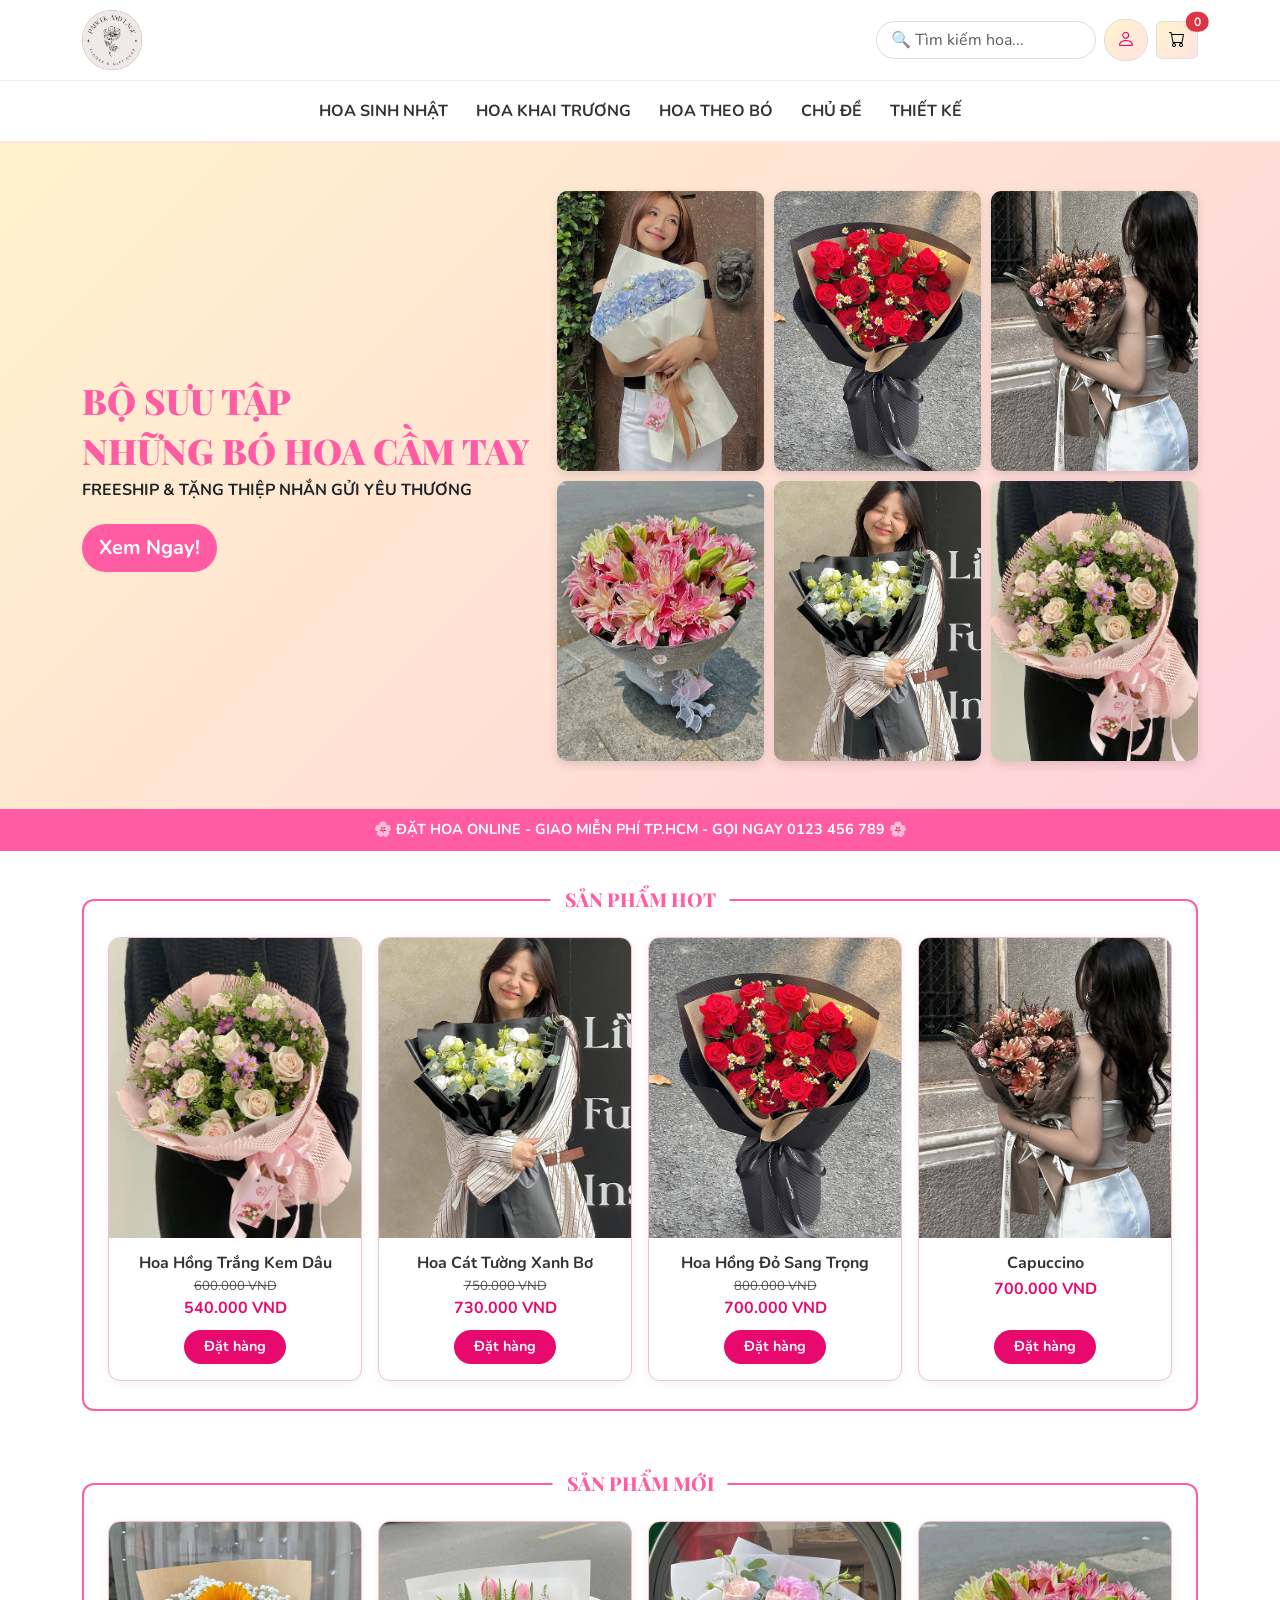
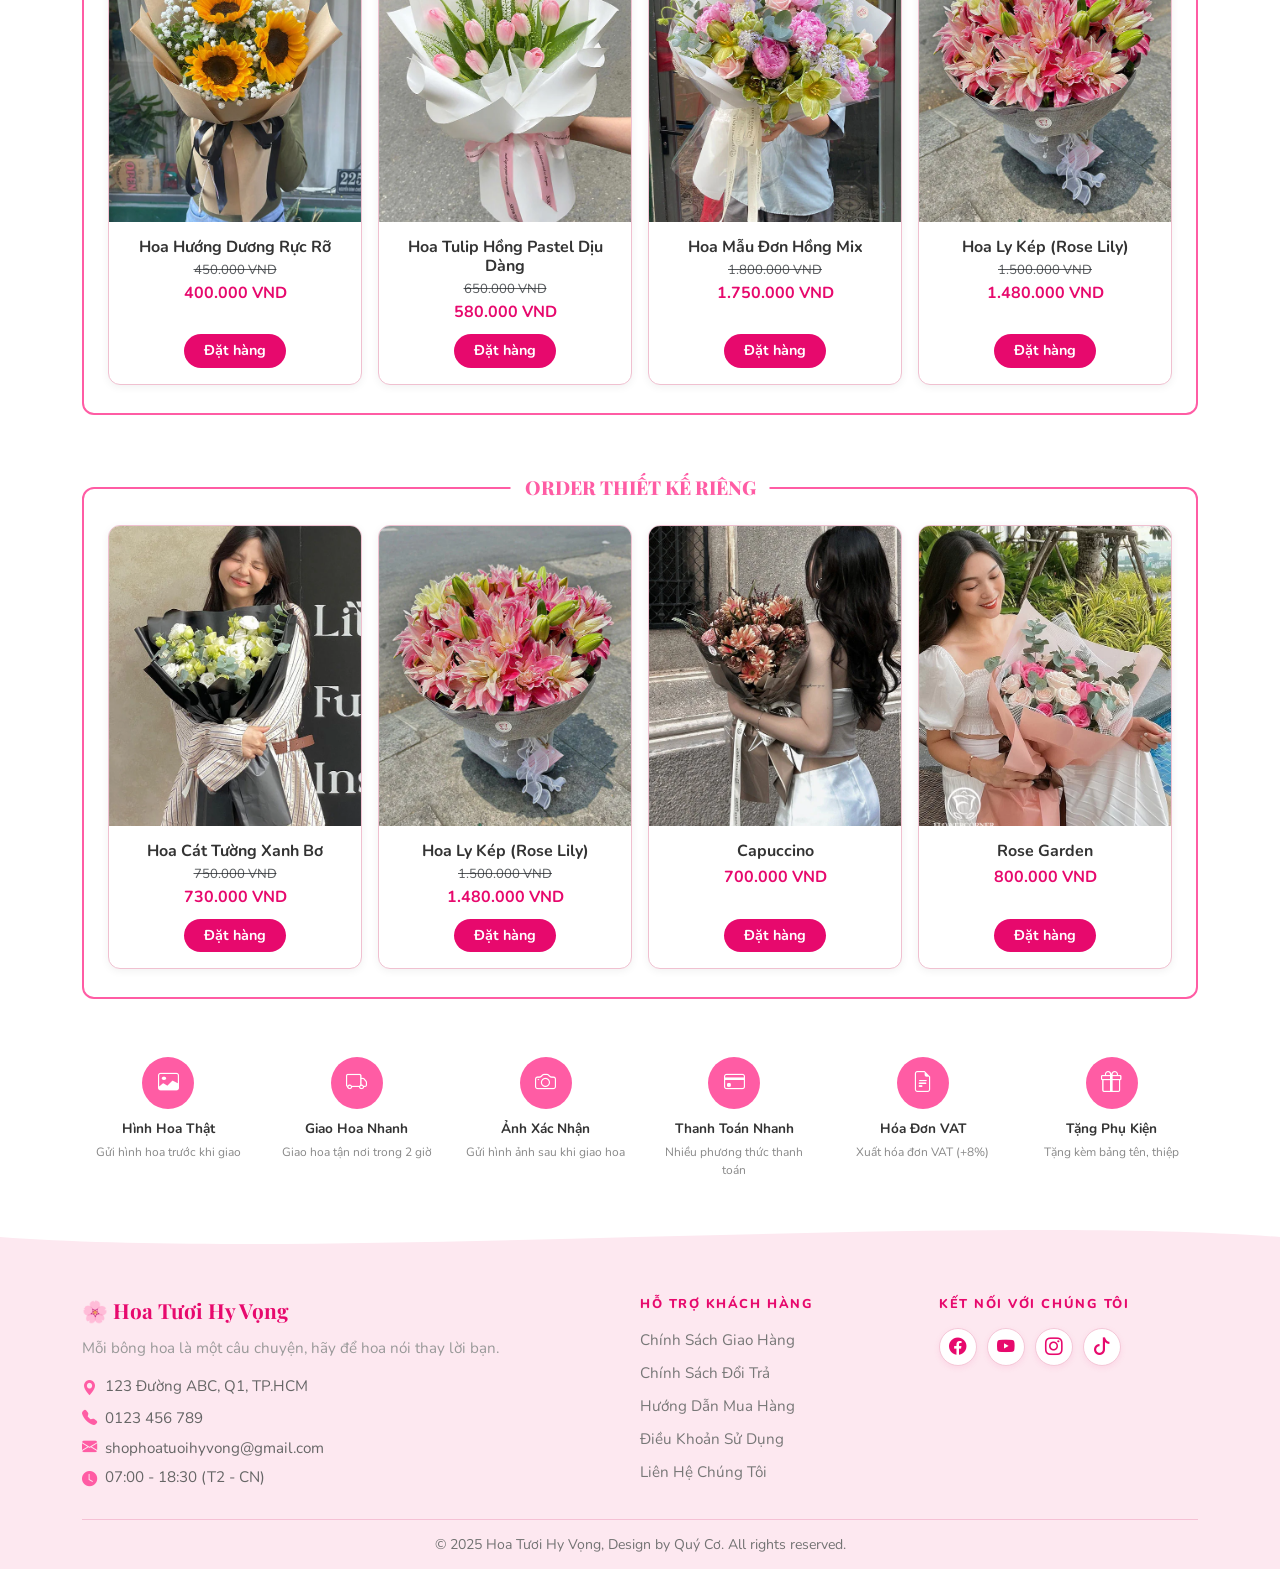
<file: index.html>
<!DOCTYPE html>
<html lang="vi">

<head>
  <meta charset="UTF-8">
  <meta name="viewport" content="width=device-width, initial-scale=1.0">
  <title>Hoa Tươi Hy Vọng</title>
  <link href="https://cdn.jsdelivr.net/npm/bootstrap@5.3.0/dist/css/bootstrap.min.css" rel="stylesheet">
  <link href="https://cdn.jsdelivr.net/npm/bootstrap-icons@1.11.3/font/bootstrap-icons.min.css" rel="stylesheet">
  <link
    href="https://fonts.googleapis.com/css2?family=Playfair+Display:wght@400;700;900&family=Nunito:wght@400;600;700;800&display=swap"
    rel="stylesheet">
  <link rel="stylesheet" href="style.css">
  <link href="./img/logo1.png" rel="icon" type="image/x-icon" />

</head>

<body>

  <div id="site-header"></div>

  <!-- Hero Banner -->
  <div class="hero-banner">
    <div class="container">
      <div class="row align-items-center g-4">
        <div class="col-12 col-md-5">
          <div class="hero-text">
            <h2>BỘ SƯU TẬP</h2>
            <h2>NHỮNG BÓ HOA CẦM TAY</h2>
          </div>
          <h3 class="mt-2 text-dark fw-bold" style="font-size:1rem;">
            FREESHIP &amp; TẶNG THIỆP NHẮN GỬI YÊU THƯƠNG
          </h3>
          <a href="#home-products" onclick="scrollToProducts();return false;" class="btn btn-lg mt-3 text-white fw-bold"
            style="background:var(--pink-main);border-radius:25px;">Xem Ngay!</a>
        </div>
        <div class="col-12 col-md-7">
          <div class="hero-images">
            <img src="./img/hoacamtucau1.png" onclick="window.location.href='sanpham.html?id=1'" alt="Hoa 1">
            <img src="./img/hoahongdo.png" onclick="window.location.href='sanpham.html?id=4'" alt="Hoa 2">
            <img src="./img/hoadongtien.png" onclick="window.location.href='sanpham.html?id=10'" alt="Hoa 3">
            <img src="./img/hoaly.png" onclick="window.location.href='sanpham.html?id=7'" alt="Hoa 4">
            <img src="./img/hoacattuong.png" onclick="window.location.href='sanpham.html?id=3'" alt="Hoa 5">
            <img src="./img/hoahongtrang.png" onclick="window.location.href='sanpham.html?id=1'" alt="Hoa 6">
          </div>
        </div>
      </div>
    </div>
  </div>

  <div class="online-order-banner">
    🌸 ĐẶT HOA ONLINE - GIAO MIỄN PHÍ TP.HCM - GỌI NGAY 0123 456 789 🌸
  </div>

  <!-- Sản phẩm HOT -->
  <section id="home-products" class="pt-5 text-center">
    <div class="container">
      <div class="section-title-box mb-4">
        <div class="section-title-label">SẢN PHẨM HOT</div>
        <div class="row g-3 py-2" id="home-hot-grid"></div>
      </div>
    </div>
  </section>

  <!-- Sản phẩm mới -->
  <section class="pt-5 text-center">
    <div class="container">
      <div class="section-title-box mb-4">
        <div class="section-title-label">SẢN PHẨM MỚI</div>
        <div class="row g-3 py-2" id="home-new-grid"></div>
      </div>
    </div>
  </section>

  <!-- Thiết kế riêng -->
  <section class="pt-5 text-center">
    <div class="container">
      <div class="section-title-box mb-4">
        <div class="section-title-label">ORDER THIẾT KẾ RIÊNG</div>
        <div class="row g-3 py-2" id="home-design-grid"></div>
      </div>
    </div>
  </section>

  <!-- Features -->
  <section class="py-4">
    <div class="container">
      <div class="row g-3 text-center">
        <div class="col-6 col-md-4 col-lg-2">
          <div class="feature-item">
            <div class="feature-icon"><i class="bi bi-image"></i></div>
            <div class="feature-text">Hình Hoa Thật</div><small>Gửi hình hoa trước khi giao</small>
          </div>
        </div>
        <div class="col-6 col-md-4 col-lg-2">
          <div class="feature-item">
            <div class="feature-icon"><i class="bi bi-truck"></i></div>
            <div class="feature-text">Giao Hoa Nhanh</div><small>Giao hoa tận nơi trong 2 giờ</small>
          </div>
        </div>
        <div class="col-6 col-md-4 col-lg-2">
          <div class="feature-item">
            <div class="feature-icon"><i class="bi bi-camera"></i></div>
            <div class="feature-text">Ảnh Xác Nhận</div><small>Gửi hình ảnh sau khi giao hoa</small>
          </div>
        </div>
        <div class="col-6 col-md-4 col-lg-2">
          <div class="feature-item">
            <div class="feature-icon"><i class="bi bi-credit-card"></i></div>
            <div class="feature-text">Thanh Toán Nhanh</div><small>Nhiều phương thức thanh toán</small>
          </div>
        </div>
        <div class="col-6 col-md-4 col-lg-2">
          <div class="feature-item">
            <div class="feature-icon"><i class="bi bi-file-earmark-text"></i></div>
            <div class="feature-text">Hóa Đơn VAT</div><small>Xuất hóa đơn VAT (+8%)</small>
          </div>
        </div>
        <div class="col-6 col-md-4 col-lg-2">
          <div class="feature-item">
            <div class="feature-icon"><i class="bi bi-gift"></i></div>
            <div class="feature-text">Tặng Phụ Kiện</div><small>Tặng kèm bảng tên, thiệp</small>
          </div>
        </div>
      </div>
    </div>
  </section>

  <div id="site-footer"></div>

  <script src="https://cdn.jsdelivr.net/npm/bootstrap@5.3.0/dist/js/bootstrap.bundle.min.js"></script>
  <script src="js/config.js"></script>
  <script src="js/data.js"></script>
  <script src="js/cart.js"></script>
  <script src="js/ui.js"></script>
  <script src="js/components.js"></script>
  <script>
    // Trang chủ: render sản phẩm sau khi DOM + components sẵn sàng
    document.addEventListener("DOMContentLoaded", () => {
      cartUpdateBadge();
      renderHomeProducts();
    });

    function scrollToProducts() {
      document.getElementById("home-products").scrollIntoView({ behavior: "smooth" });
    }

    // productCardHTML cho trang chủ: link sang sanpham.html
    function productCardHTML(p, colClass = "col-6 col-md-3") {
      return `
      <div class="${colClass}">
        <div class="card product-card h-100" onclick="window.location.href='sanpham.html?id=${p.id}'">
          <img src="${p.img}" onerror="this.src='${p.imgFallback}'" class="card-img-top" alt="${p.name}">
          <div class="card-body d-flex flex-column align-items-center">
            <h5 class="card-title">${p.name}</h5>
            ${p.oldPrice ? `<del class="text-muted" style="font-size:.82rem;">${formatPrice(p.oldPrice)}</del>` : ""}
            <p class="price">${formatPrice(p.price)}</p>
            <button class="btn-order mt-auto"
                    onclick="event.stopPropagation(); cartAdd(${p.id})">
              Đặt hàng
            </button>
          </div>
        </div>
      </div>`;
    }
  </script>
</body>

</html>
</file>
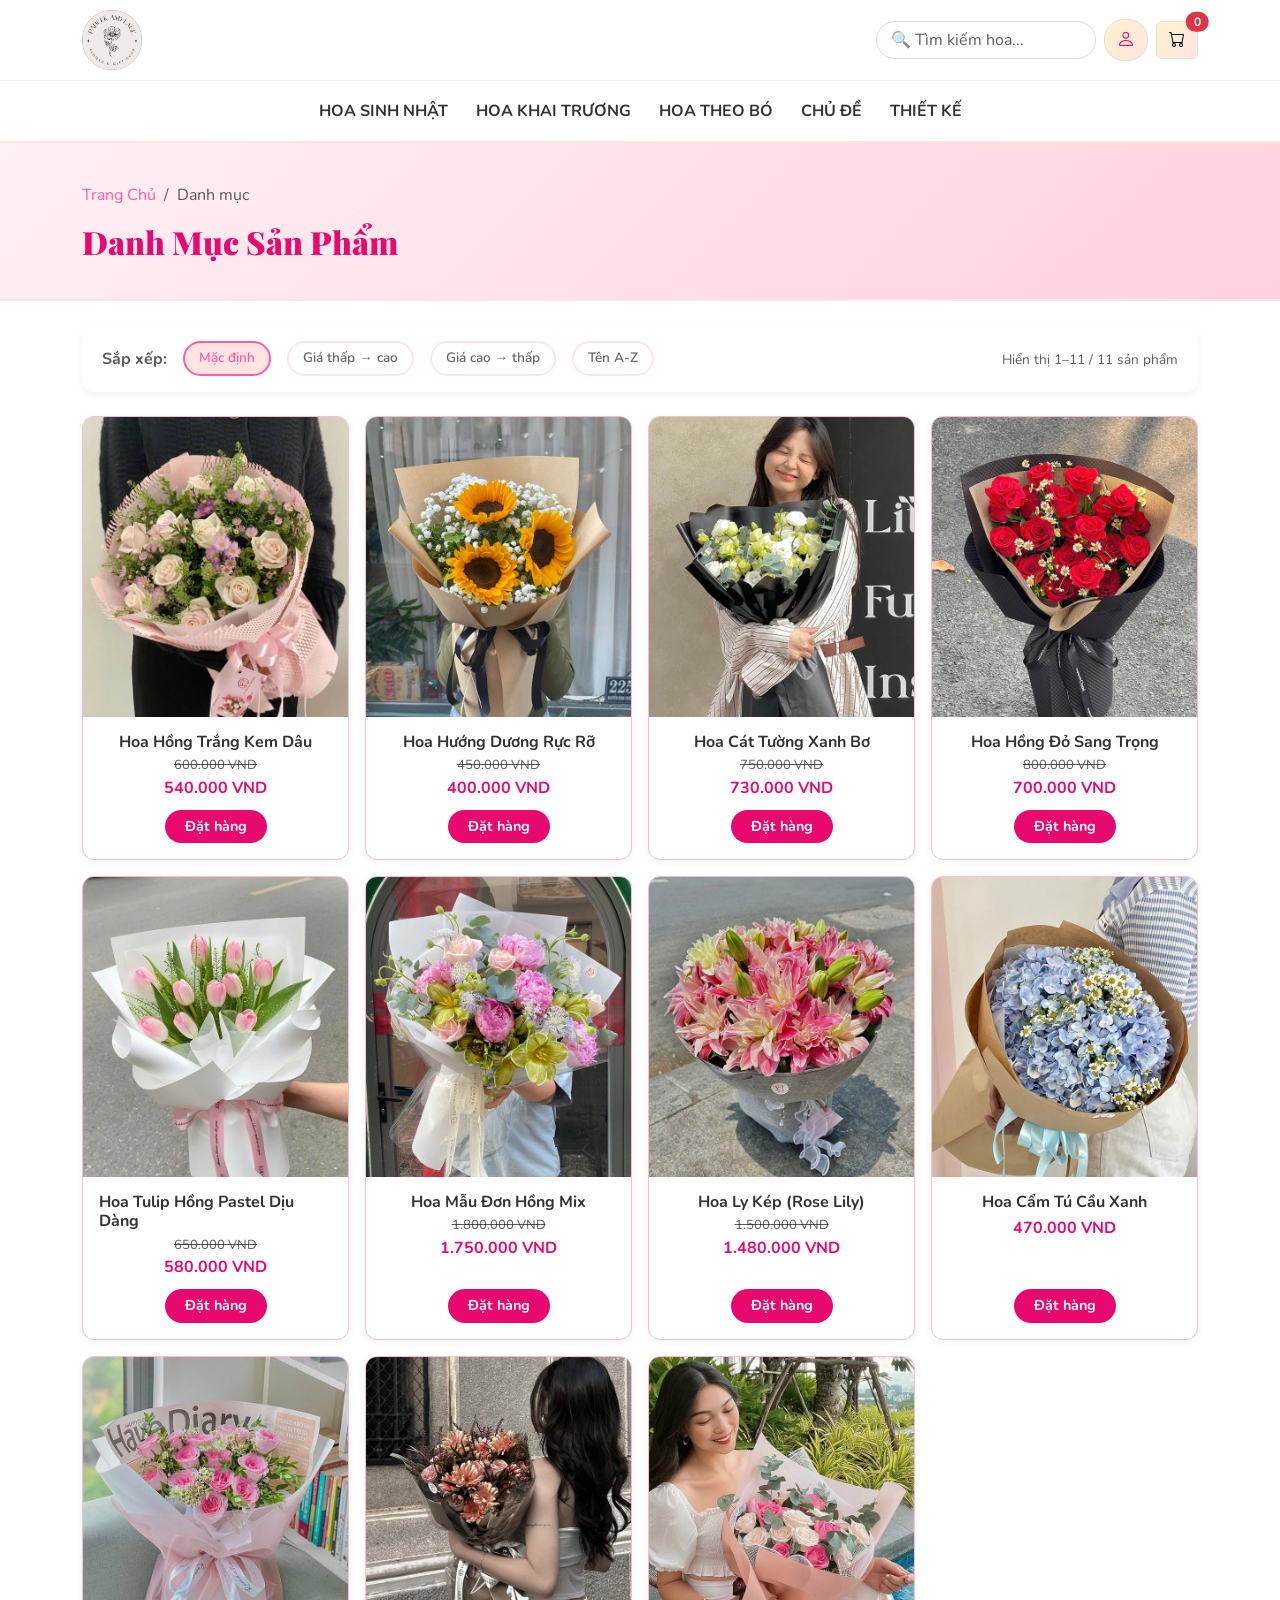
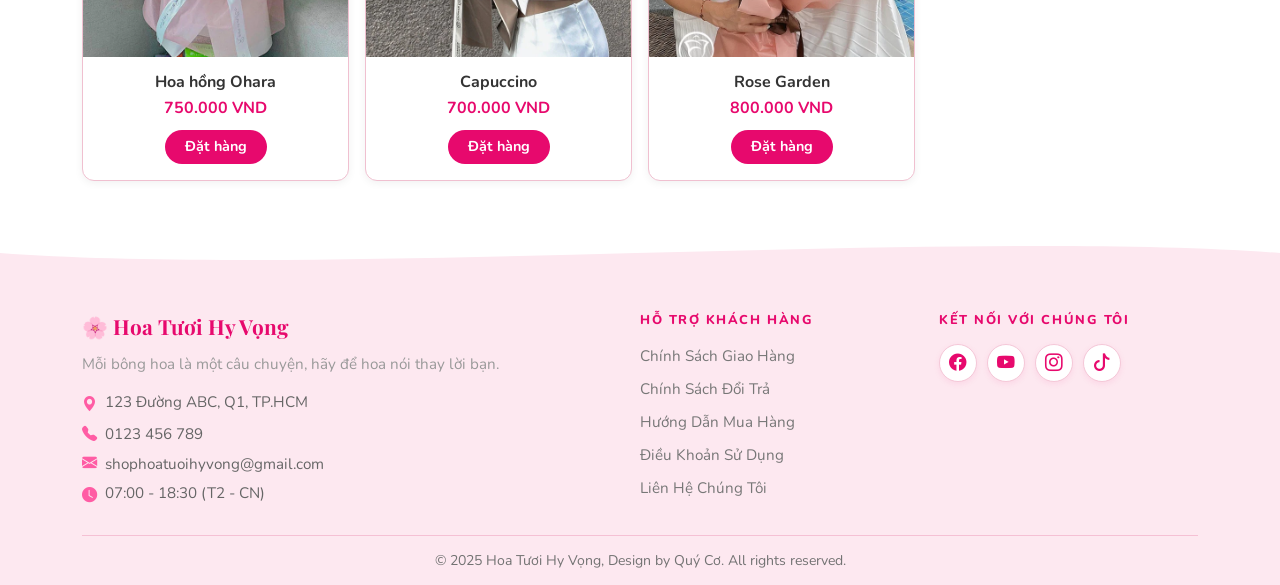
<file: danhmuc.html>
<!DOCTYPE html>
<html lang="vi">

<head>
  <meta charset="UTF-8">
  <meta name="viewport" content="width=device-width, initial-scale=1.0">
  <title>Hoa Tươi Hy Vọng</title>
  <link href="https://cdn.jsdelivr.net/npm/bootstrap@5.3.0/dist/css/bootstrap.min.css" rel="stylesheet">
  <link rel="stylesheet" href="https://cdn.jsdelivr.net/npm/bootstrap-icons@1.11.3/font/bootstrap-icons.min.css">
  <link
    href="https://fonts.googleapis.com/css2?family=Playfair+Display:wght@400;700;900&family=Nunito:wght@400;600;700;800&display=swap"
    rel="stylesheet">
  <link rel="stylesheet" href="style.css">
  <link href="./img/logo1.png" rel="icon" type="image/x-icon" />
</head>

<body>

  <div id="site-header"></div>

  <div class="page-header-banner">
    <div class="container">
      <nav aria-label="breadcrumb">
        <ol class="breadcrumb">
          <li class="breadcrumb-item"><a href="index.html">Trang Chủ</a></li>
          <li class="breadcrumb-item active" id="cat-breadcrumb">Danh mục</li>
        </ol>
      </nav>
      <h1 id="cat-title">Danh Mục Sản Phẩm</h1>
      <p class="text-muted mb-0" id="cat-desc"></p>
    </div>
  </div>

  <div class="container py-4">
    <div class="filter-bar d-flex flex-wrap align-items-center gap-3">
      <span class="fw-bold text-muted">Sắp xếp:</span>
      <button class="sort-btn active" onclick="sortProducts('default',this)">Mặc định</button>
      <button class="sort-btn" onclick="sortProducts('price-asc',this)">Giá thấp → cao</button>
      <button class="sort-btn" onclick="sortProducts('price-desc',this)">Giá cao → thấp</button>
      <button class="sort-btn" onclick="sortProducts('name',this)">Tên A-Z</button>
      <div class="ms-auto"><span class="text-muted" style="font-size:.85rem;" id="cat-count"></span></div>
    </div>
    <div class="row g-3" id="cat-grid"></div>
    <div class="d-flex justify-content-center mt-4" id="pagination-wrap"></div>
  </div>

  <div id="site-footer"></div>

  <script src="https://cdn.jsdelivr.net/npm/bootstrap@5.3.0/dist/js/bootstrap.bundle.min.js"></script>
  <script src="js/config.js"></script>
  <script src="js/data.js"></script>
  <script src="js/cart.js"></script>
  <script src="js/components.js"></script>
  <script>
    const PAGE_SIZE = 12;
    let _currentList = [];
    let _currentPage = 1;

    function formatPrice(n) {
      return Number(n).toLocaleString("vi-VN") + " VND";
    }

    function showToast(msg) {
      const box = document.getElementById("toast-container");
      if (!box) return;
      const toast = document.createElement("div");
      toast.className = "toast-custom";
      toast.innerHTML = `<div class="toast-icon">🌸</div><div style="font-size:.9rem;">${msg}</div>`;
      box.appendChild(toast);
      setTimeout(() => {
        toast.style.cssText += "opacity:0;transform:translateX(100px);transition:.3s;";
        setTimeout(() => toast.remove(), 300);
      }, 2800);
    }

    function productCardHTML(p, colClass = "col-6 col-md-3") {
      return `
      <div class="${colClass}">
        <div class="card product-card h-100" onclick="window.location.href='sanpham.html?id=${p.id}'">
          <img src="${p.img}" onerror="this.src='${p.imgFallback}'" class="card-img-top" alt="${p.name}">
          <div class="card-body d-flex flex-column align-items-center">
            <h5 class="card-title">${p.name}</h5>
            ${p.oldPrice ? `<del class="text-muted" style="font-size:.82rem;">${formatPrice(p.oldPrice)}</del>` : ""}
            <p class="price">${formatPrice(p.price)}</p>
            <button class="btn-order mt-auto"
                    onclick="event.stopPropagation(); cartAdd(${p.id})">
              Đặt hàng
            </button>
          </div>
        </div>
      </div>`;
    }

    // ── Render trang hiện tại ────────────────────────────────────
    function renderPage(page) {
      _currentPage = page;
      const totalPages = Math.ceil(_currentList.length / PAGE_SIZE);
      const start = (page - 1) * PAGE_SIZE;
      const slice = _currentList.slice(start, start + PAGE_SIZE);

      document.getElementById("cat-count").textContent =
        `Hiển thị ${start + 1}–${Math.min(start + PAGE_SIZE, _currentList.length)} / ${_currentList.length} sản phẩm`;

      document.getElementById("cat-grid").innerHTML = slice.length
        ? slice.map(p => productCardHTML(p)).join("")
        : `<div class="col-12 text-center py-5 text-muted">
             <i class="bi bi-search" style="font-size:3rem;color:#f0c0d0;"></i>
             <p class="mt-3">Không có sản phẩm nào</p>
           </div>`;

      renderPagination(page, totalPages);
      window.scrollTo({ top: 0, behavior: "smooth" });
    }

    // ── Render nút pagination ────────────────────────────────────
    function renderPagination(page, totalPages) {
      const wrap = document.getElementById("pagination-wrap");
      if (totalPages <= 1) { wrap.innerHTML = ""; return; }

      let html = `<nav><ul class="pagination">`;

      // Nút «
      html += `<li class="page-item ${page === 1 ? "disabled" : ""}">
        <a class="page-link" href="#" onclick="event.preventDefault();${page > 1 ? `renderPage(${page - 1})` : ""}">«</a>
      </li>`;

      // Số trang — hiện tối đa 5 trang xung quanh trang hiện tại
      const start = Math.max(1, page - 2);
      const end = Math.min(totalPages, page + 2);

      if (start > 1) {
        html += `<li class="page-item"><a class="page-link" href="#" onclick="event.preventDefault();renderPage(1)">1</a></li>`;
        if (start > 2) html += `<li class="page-item disabled"><a class="page-link">…</a></li>`;
      }

      for (let i = start; i <= end; i++) {
        html += `<li class="page-item ${i === page ? "active" : ""}">
          <a class="page-link" href="#" onclick="event.preventDefault();renderPage(${i})">${i}</a>
        </li>`;
      }

      if (end < totalPages) {
        if (end < totalPages - 1) html += `<li class="page-item disabled"><a class="page-link">…</a></li>`;
        html += `<li class="page-item"><a class="page-link" href="#" onclick="event.preventDefault();renderPage(${totalPages})">${totalPages}</a></li>`;
      }

      // Nút »
      html += `<li class="page-item ${page === totalPages ? "disabled" : ""}">
        <a class="page-link" href="#" onclick="event.preventDefault();${page < totalPages ? `renderPage(${page + 1})` : ""}">»</a>
      </li>`;

      html += `</ul></nav>`;
      wrap.innerHTML = html;
    }

    // ── Set danh sách và render từ trang 1 ───────────────────────
    function setList(list) {
      _currentList = list;
      renderPage(1);
    }

    // ── Sắp xếp ─────────────────────────────────────────────────
    function sortProducts(type, btn) {
      document.querySelectorAll(".sort-btn").forEach(b => b.classList.remove("active"));
      btn.classList.add("active");
      let list = [..._currentList];
      if (type === "default") {
        // Reset về danh sách gốc trước khi sort
        const params = new URLSearchParams(window.location.search);
        const cat = params.get("cat") || "";
        list = cat
          ? PRODUCTS.filter(p => Array.isArray(p.category) ? p.category.includes(cat) : p.category === cat)
          : [...PRODUCTS];
      }
      if (type === "price-asc") list = [...list].sort((a, b) => a.price - b.price);
      if (type === "price-desc") list = [...list].sort((a, b) => b.price - a.price);
      if (type === "name") list = [...list].sort((a, b) => a.name.localeCompare(b.name, "vi"));
      setList(list);
    }

    // ── Tìm kiếm ────────────────────────────────────────────────
    function handleSearch(val) {
      if (!val.trim()) return;
      const q = val.toLowerCase();
      const list = PRODUCTS.filter(p =>
        p.name.toLowerCase().includes(q) ||
        p.fullDesc.toLowerCase().includes(q) ||
        p.tags.some(t => t.toLowerCase().includes(q))
      );
      document.getElementById("cat-title").textContent = `Kết quả: "${val}"`;
      document.getElementById("cat-breadcrumb").textContent = "Tìm kiếm";
      document.getElementById("cat-desc").textContent = `Tìm thấy ${list.length} sản phẩm`;
      setList(list);
    }

    // ── Khởi tạo ────────────────────────────────────────────────
    document.addEventListener("DOMContentLoaded", () => {
      cartUpdateBadge();

      const params = new URLSearchParams(window.location.search);
      const cat = params.get("cat") || "";
      const search = params.get("search") || "";

      if (search) {
        handleSearch(search);
        setTimeout(() => {
          const inp = document.querySelector(".search-bar .form-control");
          if (inp) inp.value = search;
        }, 150);
      } else if (cat) {
        document.getElementById("cat-title").textContent = cat;
        document.getElementById("cat-breadcrumb").textContent = cat;
        document.getElementById("cat-desc").textContent = "Khám phá bộ sưu tập " + cat.toLowerCase();
        const list = PRODUCTS.filter(p =>
          Array.isArray(p.category) ? p.category.includes(cat) : p.category === cat
        );
        setList(list);
      } else {
        setList([...PRODUCTS]);
      }
    });
  </script>
</body>

</html>
</file>
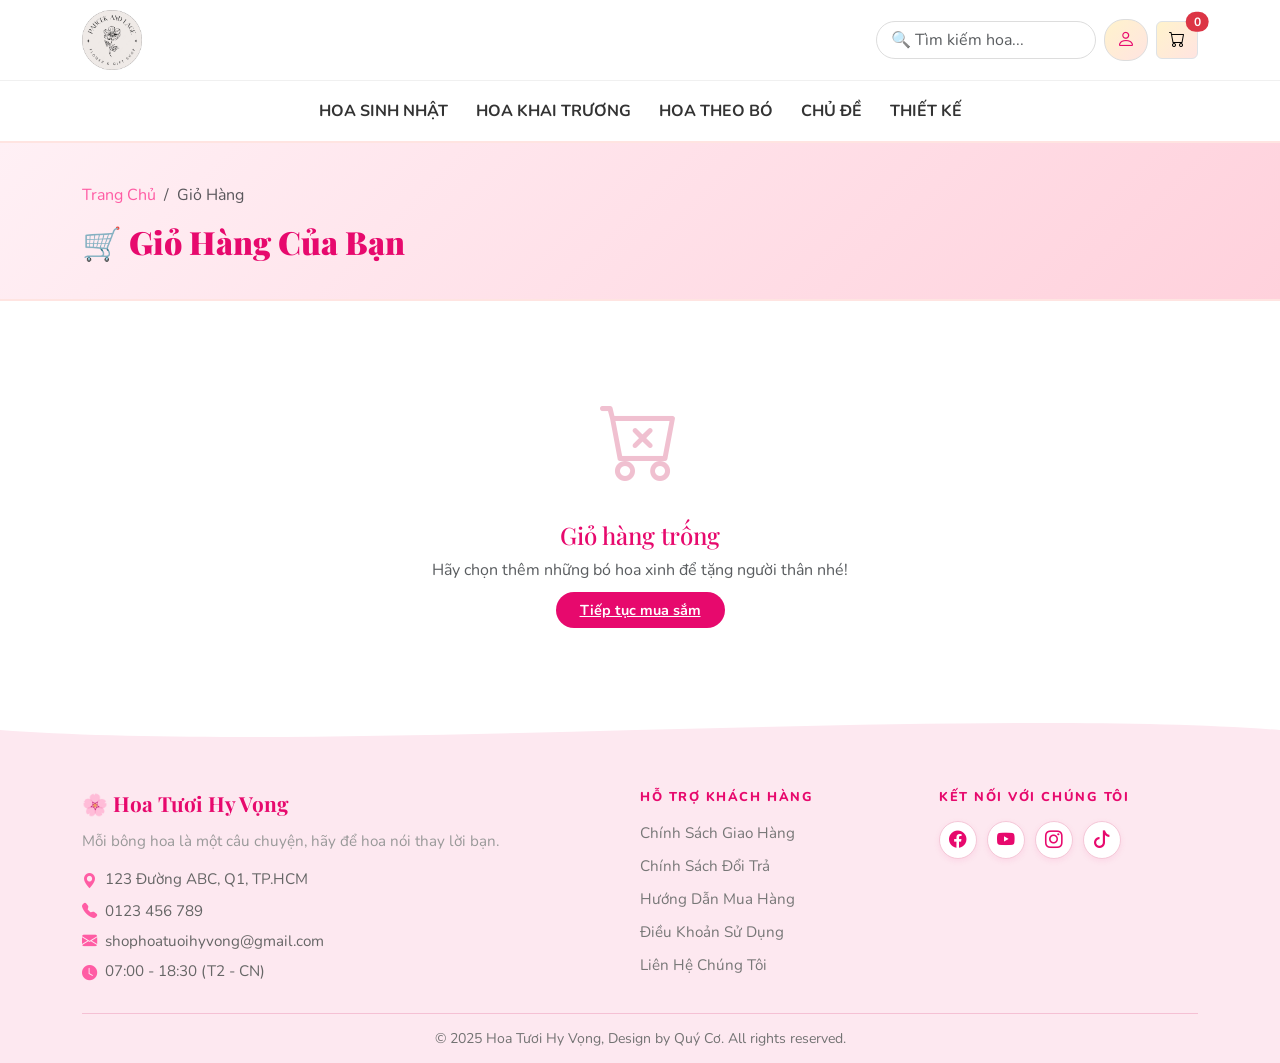
<file: giohang.html>
<!DOCTYPE html>
<html lang="vi">

<head>
  <meta charset="UTF-8">
  <meta name="viewport" content="width=device-width, initial-scale=1.0">
  <title>Hoa Tươi Hy Vọng</title>
  <link href="https://cdn.jsdelivr.net/npm/bootstrap@5.3.0/dist/css/bootstrap.min.css" rel="stylesheet">
  <link rel="stylesheet" href="https://cdn.jsdelivr.net/npm/bootstrap-icons@1.11.3/font/bootstrap-icons.min.css">
  <link
    href="https://fonts.googleapis.com/css2?family=Playfair+Display:wght@400;700;900&family=Nunito:wght@400;600;700;800&display=swap"
    rel="stylesheet">
  <link rel="stylesheet" href="style.css">
  <link href="./img/logo1.png" rel="icon" type="image/x-icon" />
</head>

<body>

  <div id="site-header"></div>

  <div class="page-header-banner">
    <div class="container">
      <nav aria-label="breadcrumb">
        <ol class="breadcrumb">
          <li class="breadcrumb-item"><a href="index.html">Trang Chủ</a></li>
          <li class="breadcrumb-item active">Giỏ Hàng</li>
        </ol>
      </nav>
      <h1>🛒 Giỏ Hàng Của Bạn</h1>
    </div>
  </div>

  <div class="container py-4">
    <div id="cart-empty" class="empty-cart d-none">
      <i class="bi bi-cart-x"></i>
      <h4 class="mt-3" style="font-family:'Playfair Display',serif;color:var(--pink-dark);">Giỏ hàng trống</h4>
      <p class="text-muted">Hãy chọn thêm những bó hoa xinh để tặng người thân nhé!</p>
      <a href="index.html" class="btn-order px-4 py-2">Tiếp tục mua sắm</a>
    </div>
    <div id="cart-content">
      <div class="row g-4">
        <div class="col-12 col-lg-8">
          <div class="cart-table">
            <table class="table mb-0">
              <thead>
                <tr>
                  <th>Sản Phẩm</th>
                  <th class="d-none d-md-table-cell">Đơn Giá</th>
                  <th>Số Lượng</th>
                  <th>Thành Tiền</th>
                  <th></th>
                </tr>
              </thead>
              <tbody id="cart-items-tbody"></tbody>
            </table>
          </div>
          <div class="d-flex justify-content-between align-items-center mt-3 flex-wrap gap-2">
            <a href="index.html" class="btn-order px-4"
              style="background:#fff;color:var(--pink-dark);border:2px solid var(--pink-dark);">
              ← Tiếp tục mua sắm
            </a>
            <button class="btn btn-outline-danger btn-sm rounded-pill" onclick="cartClear()">
              <i class="bi bi-trash me-1"></i>Xóa giỏ hàng
            </button>
          </div>
        </div>
        <div class="col-12 col-lg-4">
          <div class="cart-summary">
            <h5>Tóm tắt đơn hàng</h5>
            <hr style="border-color:#f0c0d0;">
            <div class="d-flex justify-content-between mb-2">
              <span class="text-muted">Tạm tính:</span>
              <span id="cart-subtotal" class="fw-bold">0 VND</span>
            </div>
            <div class="d-flex justify-content-between mb-2">
              <span class="text-muted">Phí giao hàng:</span>
              <span class="text-success fw-bold">Miễn phí 🎉</span>
            </div>
            <div class="d-flex justify-content-between mb-3">
              <span class="text-muted">Giảm giá:</span>
              <span id="cart-discount" class="fw-bold text-success">0 VND</span>
            </div>
            <!-- Thử mã: HOATUOI20 / SALE15 / HOPHUONG -->
            <div class="mb-3">
              <div class="d-flex">
                <input class="coupon-input" id="coupon-input" placeholder="Nhập mã giảm giá...">
                <button class="coupon-btn" onclick="applyCoupon()">Áp dụng</button>
              </div>
              <div id="coupon-msg" class="mt-1" style="font-size:.82rem;"></div>
            </div>
            <hr style="border-color:#f0c0d0;">
            <div class="d-flex justify-content-between mb-4">
              <span class="fw-bold" style="font-size:1.05rem;">Tổng cộng:</span>
              <span id="cart-total" class="fw-bold" style="font-size:1.2rem;color:var(--pink-dark);">0 VND</span>
            </div>
            <button class="btn-checkout-main d-block w-100 text-center" onclick="goCheckout()">
              <i class="bi bi-lock-fill me-2"></i>Tiến hành thanh toán
            </button>
            <div class="text-center mt-3 text-muted" style="font-size:.78rem;">
              <i class="bi bi-shield-check me-1" style="color:var(--pink-main);"></i>Thanh toán bảo mật &amp; an toàn
            </div>
          </div>
        </div>
      </div>
    </div>
  </div>

  <div id="site-footer"></div>

  <script src="https://cdn.jsdelivr.net/npm/bootstrap@5.3.0/dist/js/bootstrap.bundle.min.js"></script>
  <script src="js/config.js"></script>
  <script src="js/data.js"></script>
  <script src="js/cart.js"></script>
  <script src="js/components.js"></script>
  <script>
    function formatPrice(n) {
      return Number(n).toLocaleString("vi-VN") + " VND";
    }

    function showToast(msg) {
      const box = document.getElementById("toast-container");
      if (!box) return;
      const toast = document.createElement("div");
      toast.className = "toast-custom";
      toast.innerHTML = `<div class="toast-icon">🌸</div><div style="font-size:.9rem;">${msg}</div>`;
      box.appendChild(toast);
      setTimeout(() => {
        toast.style.cssText += "opacity:0;transform:translateX(100px);transition:.3s;";
        setTimeout(() => toast.remove(), 300);
      }, 2800);
    }

    function handleSearch(val) {
      if (!val.trim()) return;
      window.location.href = "danhmuc.html?search=" + encodeURIComponent(val);
    }

    // Override renderCartPage để dùng đúng trang giỏ hàng
    function renderCartPage() {
      const items = cartLoad();
      if (items.length === 0) {
        document.getElementById("cart-empty").classList.remove("d-none");
        document.getElementById("cart-content").style.display = "none";
        return;
      }
      document.getElementById("cart-empty").classList.add("d-none");
      document.getElementById("cart-content").style.display = "";

      document.getElementById("cart-items-tbody").innerHTML = items.map(item => `
        <tr>
          <td>
            <div class="d-flex align-items-center gap-3">
              <img src="${item.img}" onerror="this.src='${item.imgFallback}'"
                   class="cart-item-img" alt="${item.name}">
              <div>
                <div class="fw-bold" style="font-size:.95rem;">${item.name}</div>
                <div class="text-muted d-md-none" style="font-size:.82rem;">${formatPrice(item.price)}</div>
              </div>
            </div>
          </td>
          <td class="d-none d-md-table-cell fw-bold" style="color:var(--pink-dark);">
            ${formatPrice(item.price)}
          </td>
          <td>
            <div class="cart-qty-control">
              <button onclick="cartChangeQty(${item.id}, -1)">−</button>
              <input type="number" value="${item.qty}" min="1"
                     onchange="cartSetQty(${item.id}, this.value)">
              <button onclick="cartChangeQty(${item.id}, 1)">+</button>
            </div>
          </td>
          <td class="fw-bold" style="color:var(--pink-dark);">
            ${formatPrice(item.price * item.qty)}
          </td>
          <td>
            <button onclick="cartRemove(${item.id})"
                    style="background:none;border:none;color:#bbb;font-size:1.2rem;cursor:pointer;"
                    title="Xóa">✕</button>
          </td>
        </tr>
      `).join("");

      updateCartSummary();
    }

    function goCheckout() {
      if (cartCount() === 0) {
        showToast("⚠️ Giỏ hàng đang trống!");
        return;
      }
      // Lưu discount để thanhtoan.html đọc lại
      sessionStorage.setItem("hoatuoi_discount", _cartDiscount.toString());
      window.location.href = "thanhtoan.html";
    }

    document.addEventListener("DOMContentLoaded", () => {
      cartUpdateBadge();

      // Khôi phục discount nếu đã áp dụng trước đó
      const savedDiscount = parseFloat(sessionStorage.getItem("hoatuoi_discount") || "0");
      if (savedDiscount > 0) {
        _cartDiscount = savedDiscount;
      }

      renderCartPage();
      if (cartCount() > 0) {
        setTimeout(() => {
          const btn = document.getElementById("floating-cart-btn");
          if (btn) btn.style.display = "";
        }, 150);
      }
    });
  </script>
</body>

</html>
</file>
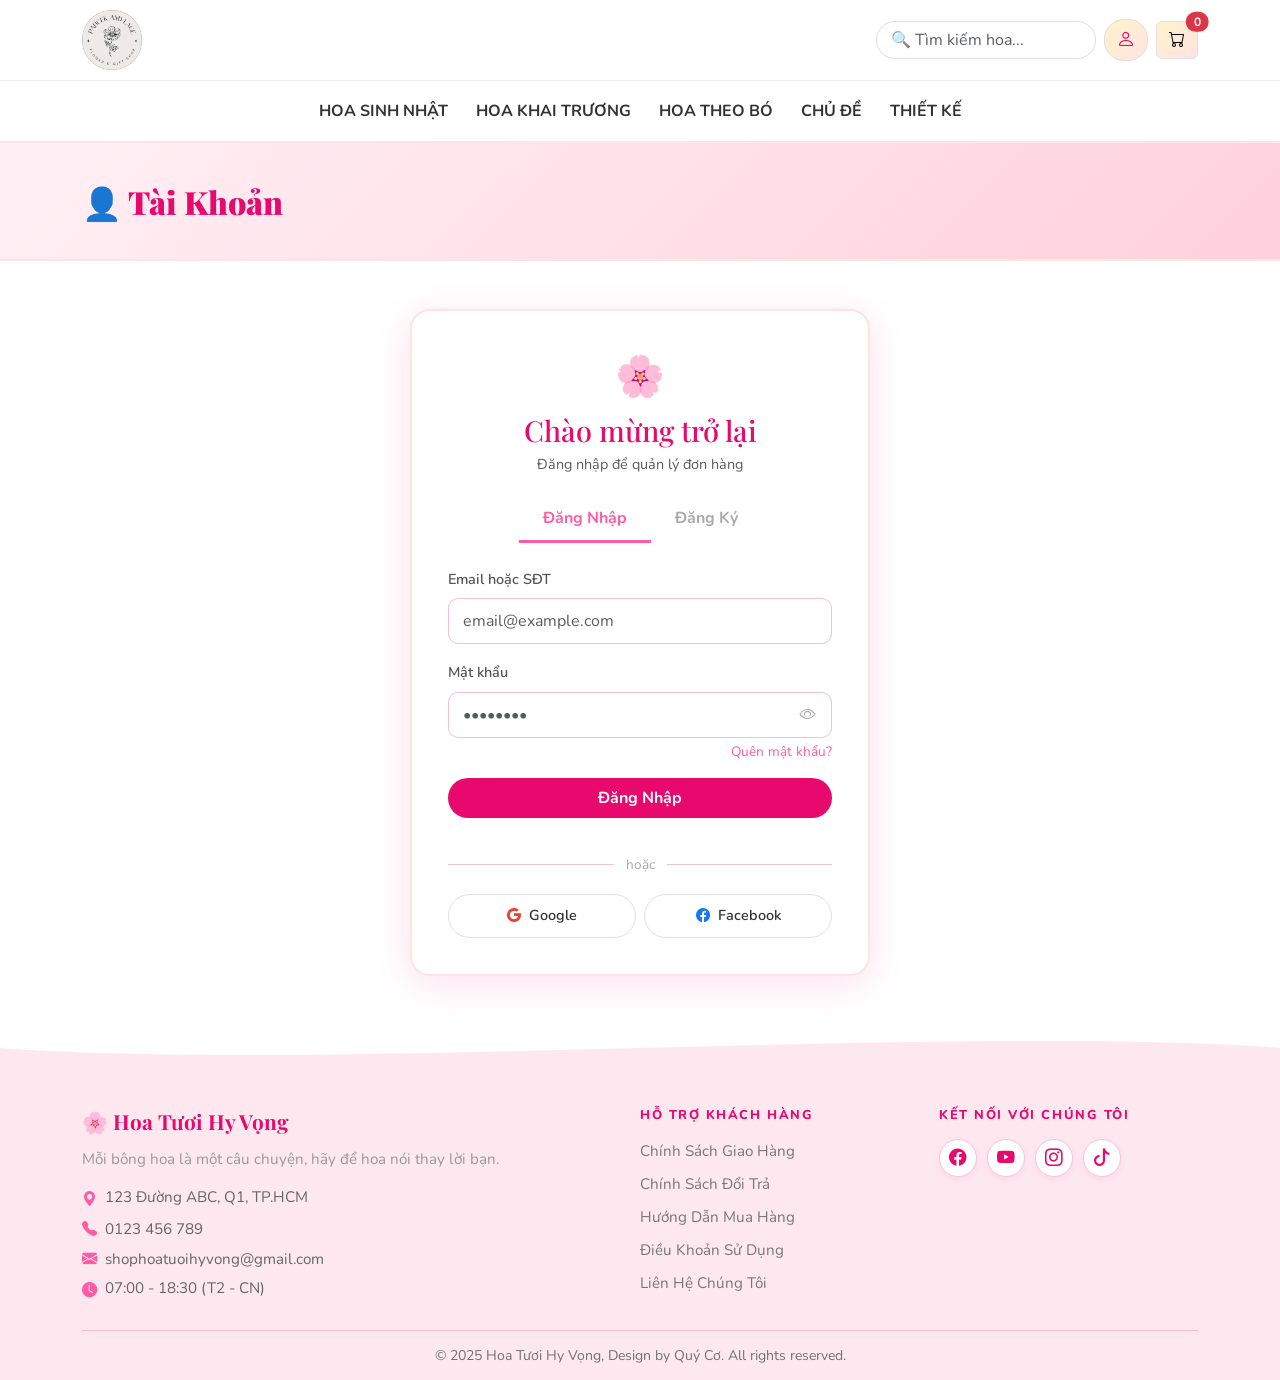
<file: taikhoan.html>
<!DOCTYPE html>
<html lang="vi">

<head>
  <meta charset="UTF-8">
  <meta name="viewport" content="width=device-width, initial-scale=1.0">
  <title>Hoa Tươi Hy Vọng</title>
  <link href="https://cdn.jsdelivr.net/npm/bootstrap@5.3.0/dist/css/bootstrap.min.css" rel="stylesheet">
  <link rel="stylesheet" href="https://cdn.jsdelivr.net/npm/bootstrap-icons@1.11.3/font/bootstrap-icons.min.css">
  <link
    href="https://fonts.googleapis.com/css2?family=Playfair+Display:wght@400;700;900&family=Nunito:wght@400;600;700;800&display=swap"
    rel="stylesheet">
  <link rel="stylesheet" href="style.css">
  <link href="./img/logo1.png" rel="icon" type="image/x-icon" />
</head>

<body>

  <div id="site-header"></div>

  <!-- ── Chưa đăng nhập ── -->
  <div id="account-login-view">
    <div class="page-header-banner">
      <div class="container">
        <h1>👤 Tài Khoản</h1>
      </div>
    </div>
    <div class="container py-5">
      <div class="auth-card">
        <div style="text-align:center;font-size:2.5rem;margin-bottom:6px;">🌸</div>
        <h2>Chào mừng trở lại</h2>
        <p class="text-muted text-center" style="font-size:.9rem;margin-bottom:20px;">Đăng nhập để quản lý đơn hàng</p>
        <ul class="nav auth-tabs justify-content-center mb-4" id="auth-tab-nav">
          <li class="nav-item">
            <a class="nav-link active" href="#" onclick="switchAuthTab('login',this);return false;">Đăng Nhập</a>
          </li>
          <li class="nav-item">
            <a class="nav-link" href="#" onclick="switchAuthTab('register',this);return false;">Đăng Ký</a>
          </li>
        </ul>

        <!-- Form đăng nhập -->
        <div id="auth-login">
          <div class="mb-3">
            <label class="form-label">Email hoặc SĐT</label>
            <input type="text" class="form-control" id="login-user" placeholder="email@example.com">
          </div>
          <div class="mb-1">
            <label class="form-label">Mật khẩu</label>
            <div class="position-relative">
              <input type="password" class="form-control" id="login-pass" placeholder="••••••••">
              <i class="bi bi-eye position-absolute top-50 end-0 translate-middle-y me-3"
                style="cursor:pointer;color:#aaa;" onclick="togglePass('login-pass',this)"></i>
            </div>
          </div>
          <div class="d-flex justify-content-end mb-3">
            <a href="#" style="font-size:.85rem;color:var(--pink-main);text-decoration:none;">Quên mật khẩu?</a>
          </div>
          <button class="btn-order w-100 py-2 mb-3" style="font-size:1rem;" onclick="doLogin()">Đăng Nhập</button>
          <div class="auth-divider"><span>hoặc</span></div>
          <div class="d-flex gap-2 mt-3">
            <button class="btn-social flex-fill"><i class="bi bi-google" style="color:#ea4335;"></i> Google</button>
            <button class="btn-social flex-fill"><i class="bi bi-facebook" style="color:#1877f2;"></i> Facebook</button>
          </div>
        </div>

        <!-- Form đăng ký -->
        <div id="auth-register" style="display:none;">
          <div class="row g-2 mb-2">
            <div class="col-6"><label class="form-label">Họ</label><input type="text" class="form-control" id="reg-ho"
                placeholder="Nguyễn"></div>
            <div class="col-6"><label class="form-label">Tên</label><input type="text" class="form-control" id="reg-ten"
                placeholder="Thị Hoa"></div>
          </div>
          <div class="mb-2"><label class="form-label">Email</label><input type="email" class="form-control"
              id="reg-email" placeholder="email@example.com"></div>
          <div class="mb-2"><label class="form-label">SĐT</label><input type="tel" class="form-control" id="reg-phone"
              placeholder="0123 456 789"></div>
          <div class="mb-3"><label class="form-label">Mật khẩu</label><input type="password" class="form-control"
              placeholder="Tối thiểu 8 ký tự"></div>
          <div class="mb-3 d-flex align-items-center gap-2">
            <input type="checkbox" id="agree-terms" style="accent-color:var(--pink-main);width:16px;height:16px;">
            <label for="agree-terms" style="font-size:.85rem;color:#555;">Tôi đồng ý với <a href="#"
                style="color:var(--pink-main);">Điều khoản</a></label>
          </div>
          <button class="btn-order w-100 py-2" style="font-size:1rem;" onclick="doRegister()">Tạo Tài Khoản</button>
        </div>
      </div>
    </div>
  </div>

  <!-- ── Đã đăng nhập ── -->
  <div id="account-dashboard-view" style="display:none;">
    <div class="page-header-banner">
      <div class="container d-flex justify-content-between align-items-center flex-wrap gap-2">
        <div>
          <h1>👤 Tài Khoản Của Tôi</h1>
          <p class="text-muted mb-0">Xin chào, <strong id="user-display-name"></strong>! 🌸</p>
        </div>
        <button class="btn btn-outline-danger btn-sm rounded-pill" onclick="doLogout()">
          <i class="bi bi-box-arrow-right me-1"></i>Đăng xuất
        </button>
      </div>
    </div>
    <div class="container py-4">
      <div class="row g-4">
        <div class="col-12 col-md-3">
          <div class="account-sidebar">
            <div class="account-menu-item active" onclick="switchAccountTab('orders',this)">
              <i class="bi bi-bag-check"></i>Đơn hàng của tôi
            </div>
            <div class="account-menu-item" onclick="switchAccountTab('profile',this)">
              <i class="bi bi-person-circle"></i>Thông tin cá nhân
            </div>
            <div class="account-menu-item" onclick="switchAccountTab('address',this)">
              <i class="bi bi-geo-alt"></i>Địa chỉ giao hàng
            </div>
            <div class="account-menu-item" onclick="switchAccountTab('password',this)">
              <i class="bi bi-lock"></i>Đổi mật khẩu
            </div>
          </div>
        </div>
        <div class="col-12 col-md-9">

          <!-- Tab đơn hàng -->
          <div id="tab-orders" class="account-content">
            <h5><i class="bi bi-bag-check me-2"></i>Đơn hàng của tôi</h5>
            <div id="order-history-list"></div>
          </div>

          <!-- Tab thông tin -->
          <div id="tab-profile" class="account-content" style="display:none;">
            <h5><i class="bi bi-person-circle me-2"></i>Thông tin cá nhân</h5>
            <div class="row g-3">
              <div class="col-md-6"><label class="form-label">Họ và tên</label><input type="text" class="form-control"
                  id="profile-name" placeholder="Nguyễn Thị Hoa"></div>
              <div class="col-md-6"><label class="form-label">SĐT</label><input type="tel" class="form-control"
                  placeholder="0123 456 789"></div>
              <div class="col-md-6"><label class="form-label">Email</label><input type="email" class="form-control"
                  placeholder="email@example.com"></div>
              <div class="col-md-6"><label class="form-label">Ngày sinh</label><input type="date" class="form-control">
              </div>
              <div class="col-12"><button class="btn-order px-4 py-2" onclick="showToast('Cập nhật thành công! 🌸')">Lưu
                  thay đổi</button></div>
            </div>
          </div>

          <!-- Tab địa chỉ -->
          <div id="tab-address" class="account-content" style="display:none;">
            <h5><i class="bi bi-geo-alt me-2"></i>Địa chỉ giao hàng</h5>
            <div
              style="border:2px dashed #f0c0d0;border-radius:12px;padding:24px;text-align:center;color:#aaa;cursor:pointer;"
              onclick="showToast('Tính năng đang phát triển!')">
              <i class="bi bi-plus-circle" style="font-size:2rem;color:var(--pink-main);"></i>
              <p class="mt-2 mb-0">Thêm địa chỉ mới</p>
            </div>
          </div>

          <!-- Tab đổi mật khẩu -->
          <div id="tab-password" class="account-content" style="display:none;">
            <h5><i class="bi bi-lock me-2"></i>Đổi mật khẩu</h5>
            <div style="max-width:400px;">
              <div class="mb-3"><label class="form-label">Mật khẩu hiện tại</label><input type="password"
                  class="form-control" placeholder="••••••••"></div>
              <div class="mb-3"><label class="form-label">Mật khẩu mới</label><input type="password"
                  class="form-control" placeholder="••••••••"></div>
              <div class="mb-3"><label class="form-label">Xác nhận mật khẩu mới</label><input type="password"
                  class="form-control" placeholder="••••••••"></div>
              <button class="btn-order px-4 py-2" onclick="showToast('Đổi mật khẩu thành công! 🔒')">Cập nhật</button>
            </div>
          </div>
        </div>
      </div>
    </div>
  </div>

  <div id="site-footer"></div>

  <script src="https://cdn.jsdelivr.net/npm/bootstrap@5.3.0/dist/js/bootstrap.bundle.min.js"></script>
  <script src="js/config.js"></script>
  <script src="js/data.js"></script>
  <script src="js/cart.js"></script>
  <script src="js/components.js"></script>
  <script>
    function formatPrice(n) { return Number(n).toLocaleString("vi-VN") + " VND"; }

    function showToast(msg) {
      const box = document.getElementById("toast-container");
      if (!box) return;
      const toast = document.createElement("div");
      toast.className = "toast-custom";
      toast.innerHTML = `<div class="toast-icon">🌸</div><div style="font-size:.9rem;">${msg}</div>`;
      box.appendChild(toast);
      setTimeout(() => {
        toast.style.cssText += "opacity:0;transform:translateX(100px);transition:.3s;";
        setTimeout(() => toast.remove(), 300);
      }, 2800);
    }

    function handleSearch(val) {
      if (!val.trim()) return;
      window.location.href = "danhmuc.html?search=" + encodeURIComponent(val);
    }

    function togglePass(inputId, icon) {
      const el = document.getElementById(inputId);
      el.type = el.type === "password" ? "text" : "password";
      icon.classList.toggle("bi-eye");
      icon.classList.toggle("bi-eye-slash");
    }

    function switchAuthTab(tab, el) {
      document.getElementById("auth-login").style.display = tab === "login" ? "" : "none";
      document.getElementById("auth-register").style.display = tab === "register" ? "" : "none";
      document.querySelectorAll("#auth-tab-nav .nav-link").forEach(l => l.classList.remove("active"));
      el.classList.add("active");
      return false;
    }

    function switchAccountTab(tab, el) {
      ["orders", "profile", "address", "password"].forEach(t => {
        const tabEl = document.getElementById("tab-" + t);
        if (tabEl) tabEl.style.display = "none";
      });
      const show = document.getElementById("tab-" + tab);
      if (show) show.style.display = "";
      document.querySelectorAll(".account-menu-item").forEach(i => i.classList.remove("active"));
      el.classList.add("active");
    }

    function doLogin() {
      const user = document.getElementById("login-user").value.trim();
      const pass = document.getElementById("login-pass").value;
      if (!user || !pass) { showToast("⚠️ Vui lòng nhập đầy đủ!"); return; }
      const name = user.includes("@") ? user.split("@")[0] : user;
      authSetUser({ name, email: user.includes("@") ? user : "" });
      showToast("✅ Đăng nhập thành công! Chào " + name);
      renderAccount();
      // Cập nhật header
      setTimeout(() => renderHeader(), 100);
    }

    function doRegister() {
      const ho = document.getElementById("reg-ho").value.trim();
      const ten = document.getElementById("reg-ten").value.trim();
      const email = document.getElementById("reg-email").value.trim();
      const agreed = document.getElementById("agree-terms").checked;
      if (!ten || !email) { showToast("⚠️ Vui lòng nhập đầy đủ!"); return; }
      if (!agreed) { showToast("⚠️ Vui lòng đồng ý điều khoản!"); return; }
      const name = (ho + " " + ten).trim();
      authSetUser({ name, email });
      showToast("🎉 Đăng ký thành công! Chào " + name);
      renderAccount();
      setTimeout(() => renderHeader(), 100);
    }

    function doLogout() {
      authLogout();
      showToast("👋 Đã đăng xuất!");
      renderAccount();
      setTimeout(() => renderHeader(), 100);
    }

    function renderAccount() {
      const user = authGetUser();
      if (user) {
        document.getElementById("account-login-view").style.display = "none";
        document.getElementById("account-dashboard-view").style.display = "";
        document.getElementById("user-display-name").textContent = user.name;
        // Điền tên vào form profile
        const profileName = document.getElementById("profile-name");
        if (profileName) profileName.value = user.name;
        renderOrderHistory();
      } else {
        document.getElementById("account-login-view").style.display = "";
        document.getElementById("account-dashboard-view").style.display = "none";
      }
    }

    function renderOrderHistory() {
      const el = document.getElementById("order-history-list");
      const history = JSON.parse(localStorage.getItem("hoatuoi_orders") || "[]");
      if (!history.length) {
        el.innerHTML = `<div class="text-center py-5">
          <i class="bi bi-bag" style="font-size:3rem;color:#f0c0d0;"></i>
          <p class="text-muted mt-3">Chưa có đơn hàng nào</p>
          <a href="index.html" class="btn-order px-4 py-2 d-inline-block">Mua sắm ngay</a>
        </div>`;
        return;
      }
      const badges = { pending: "badge-pending", processing: "badge-processing", delivered: "badge-delivered" };
      const labels = { pending: "Chờ xác nhận", processing: "Đang giao", delivered: "Đã giao" };
      el.innerHTML = history.map(o => `
        <div class="order-history-item">
          <div class="d-flex justify-content-between align-items-start flex-wrap gap-2 mb-2">
            <div>
              <div class="fw-bold" style="color:var(--pink-dark);">${o.orderCode}</div>
              <div class="text-muted" style="font-size:.82rem;">Đặt ngày ${o.date}</div>
            </div>
            <span class="badge-status ${badges[o.status] || 'badge-pending'}">${labels[o.status] || 'Chờ xác nhận'}</span>
          </div>
          <div class="d-flex gap-2 mb-2 flex-wrap">
            ${o.items.slice(0, 3).map(i => `
              <img src="${i.img}" onerror="this.src='${i.imgFallback}'"
                   style="width:48px;height:48px;object-fit:cover;border-radius:8px;">`).join("")}
            ${o.items.length > 3 ? `<div style="width:48px;height:48px;background:var(--pink-light);border-radius:8px;display:flex;align-items:center;justify-content:center;color:var(--pink-dark);font-weight:700;">+${o.items.length - 3}</div>` : ""}
          </div>
          <div class="d-flex justify-content-between">
            <span class="text-muted" style="font-size:.85rem;">${o.items.length} sản phẩm • ${o.deliveryDate || ''}</span>
            <span class="fw-bold" style="color:var(--pink-dark);">${formatPrice(o.total)}</span>
          </div>
        </div>`).join("");
    }

    document.addEventListener("DOMContentLoaded", () => {
      cartUpdateBadge();
      renderAccount();

      // Xử lý ?tab=register từ header dropdown
      const params = new URLSearchParams(window.location.search);
      const tab = params.get("tab");
      if (tab === "register") {
        const regLink = document.querySelector("#auth-tab-nav .nav-link:last-child");
        if (regLink) switchAuthTab("register", regLink);
      }
    });
  </script>
</body>

</html>
</file>
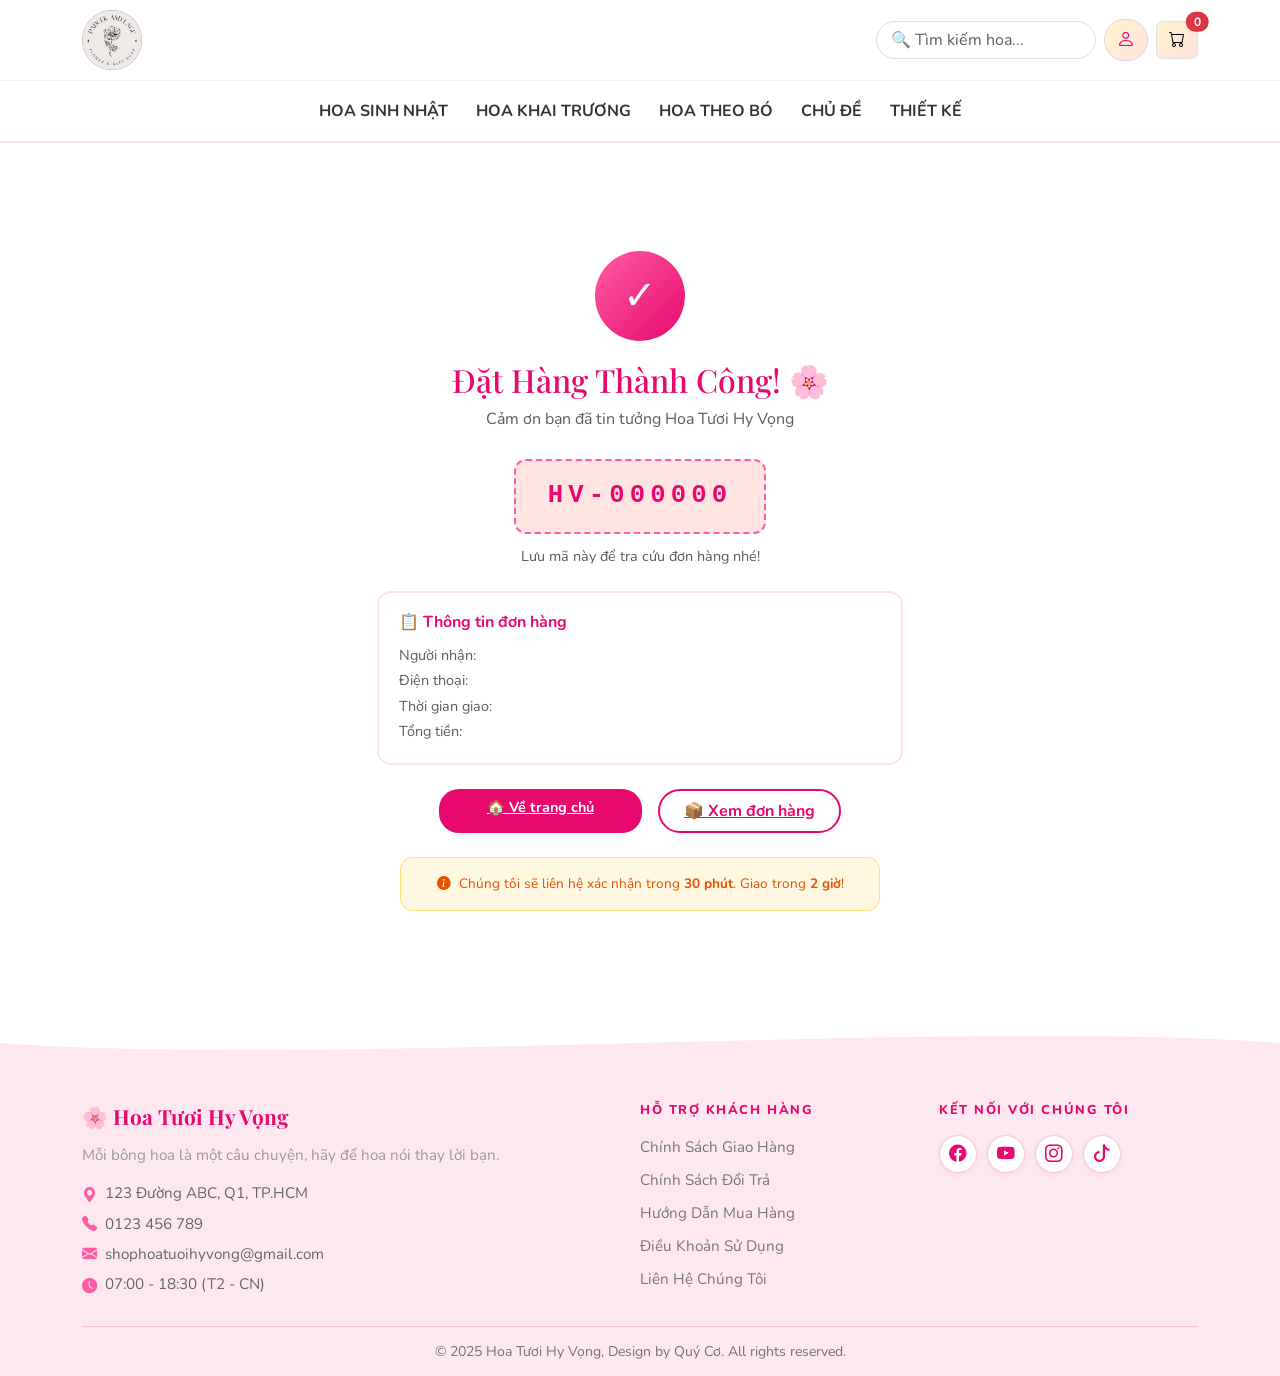
<file: thanhcong.html>
<!DOCTYPE html>
<html lang="vi">

<head>
  <meta charset="UTF-8">
  <meta name="viewport" content="width=device-width, initial-scale=1.0">
  <title>Hoa Tươi Hy Vọng</title>
  <link href="https://cdn.jsdelivr.net/npm/bootstrap@5.3.0/dist/css/bootstrap.min.css" rel="stylesheet">
  <link rel="stylesheet" href="https://cdn.jsdelivr.net/npm/bootstrap-icons@1.11.3/font/bootstrap-icons.min.css">
  <link
    href="https://fonts.googleapis.com/css2?family=Playfair+Display:wght@400;700;900&family=Nunito:wght@400;600;700;800&display=swap"
    rel="stylesheet">
  <link rel="stylesheet" href="style.css">
  <link href="./img/logo1.png" rel="icon" type="image/x-icon" />
</head>

<body>

  <div id="site-header"></div>

  <div class="container py-5">
    <div class="success-page">
      <div class="success-icon">✓</div>
      <h2 style="font-family:'Playfair Display',serif;color:var(--pink-dark);">Đặt Hàng Thành Công! 🌸</h2>
      <p class="text-muted">Cảm ơn bạn đã tin tưởng Hoa Tươi Hy Vọng</p>
      <div class="order-code" id="success-order-code">HV-000000</div>
      <p class="text-muted" style="font-size:.9rem;">Lưu mã này để tra cứu đơn hàng nhé!</p>
      <div class="row justify-content-center mt-4">
        <div class="col-12 col-md-6">
          <div
            style="background:#fff;border-radius:14px;border:2px solid var(--pink-light);padding:20px;text-align:left;">
            <h6 style="font-weight:700;color:var(--pink-dark);margin-bottom:12px;">📋 Thông tin đơn hàng</h6>
            <div class="d-flex justify-content-between mb-1">
              <span class="text-muted" style="font-size:.9rem;">Người nhận:</span>
              <span id="success-name" class="fw-bold" style="font-size:.9rem;"></span>
            </div>
            <div class="d-flex justify-content-between mb-1">
              <span class="text-muted" style="font-size:.9rem;">Điện thoại:</span>
              <span id="success-phone" class="fw-bold" style="font-size:.9rem;"></span>
            </div>
            <div class="d-flex justify-content-between mb-1">
              <span class="text-muted" style="font-size:.9rem;">Thời gian giao:</span>
              <span id="success-time" class="fw-bold" style="font-size:.9rem;"></span>
            </div>
            <div class="d-flex justify-content-between">
              <span class="text-muted" style="font-size:.9rem;">Tổng tiền:</span>
              <span id="success-total" class="fw-bold" style="font-size:.9rem;color:var(--pink-dark);"></span>
            </div>
          </div>
        </div>
      </div>
      <div class="d-flex justify-content-center gap-3 mt-4 flex-wrap">
        <a href="index.html" class="btn-order px-5 py-2">🏠 Về trang chủ</a>
        <a href="taikhoan.html" class="btn-buy-now px-4 py-2">📦 Xem đơn hàng</a>
      </div>
      <div class="mt-4 p-3"
        style="background:#fff8e1;border-radius:12px;border:1px solid #ffe082;max-width:480px;margin:16px auto 0;">
        <p class="mb-0" style="font-size:.85rem;color:#e65100;">
          <i class="bi bi-info-circle-fill me-2"></i>Chúng tôi sẽ liên hệ xác nhận trong
          <strong>30 phút</strong>. Giao trong <strong>2 giờ</strong>!
        </p>
      </div>
    </div>
  </div>

  <div id="site-footer"></div>

  <script src="https://cdn.jsdelivr.net/npm/bootstrap@5.3.0/dist/js/bootstrap.bundle.min.js"></script>
  <script src="js/config.js"></script>
  <script src="js/data.js"></script>
  <script src="js/cart.js"></script>
  <script src="js/components.js"></script>
  <script>
    function formatPrice(n) {
      return Number(n).toLocaleString("vi-VN") + " VND";
    }

    function showToast(msg) {
      const box = document.getElementById("toast-container");
      if (!box) return;
      const toast = document.createElement("div");
      toast.className = "toast-custom";
      toast.innerHTML = `<div class="toast-icon">🌸</div><div style="font-size:.9rem;">${msg}</div>`;
      box.appendChild(toast);
      setTimeout(() => {
        toast.style.cssText += "opacity:0;transform:translateX(100px);transition:.3s;";
        setTimeout(() => toast.remove(), 300);
      }, 2800);
    }

    function handleSearch(val) {
      if (!val.trim()) return;
      window.location.href = "danhmuc.html?search=" + encodeURIComponent(val);
    }

    document.addEventListener("DOMContentLoaded", () => {
      cartUpdateBadge();

      // Đọc thông tin đơn hàng từ sessionStorage
      const raw = sessionStorage.getItem("lastOrder");
      if (raw) {
        try {
          const o = JSON.parse(raw);
          document.getElementById("success-order-code").textContent = o.orderCode || "HV-000000";
          document.getElementById("success-name").textContent = o.name || "-";
          document.getElementById("success-phone").textContent = o.phone || "-";
          document.getElementById("success-time").textContent = (o.deliveryDate || "") + " lúc " + (o.deliveryTime || "");
          document.getElementById("success-total").textContent = formatPrice(o.total || 0);
          // Xóa sau 5 phút thay vì xóa ngay, để F5 vẫn còn thông tin
          setTimeout(() => sessionStorage.removeItem("lastOrder"), 5 * 60 * 1000);
        } catch (e) { /* ignore */ }
      }
    });
  </script>
</body>

</html>
</file>
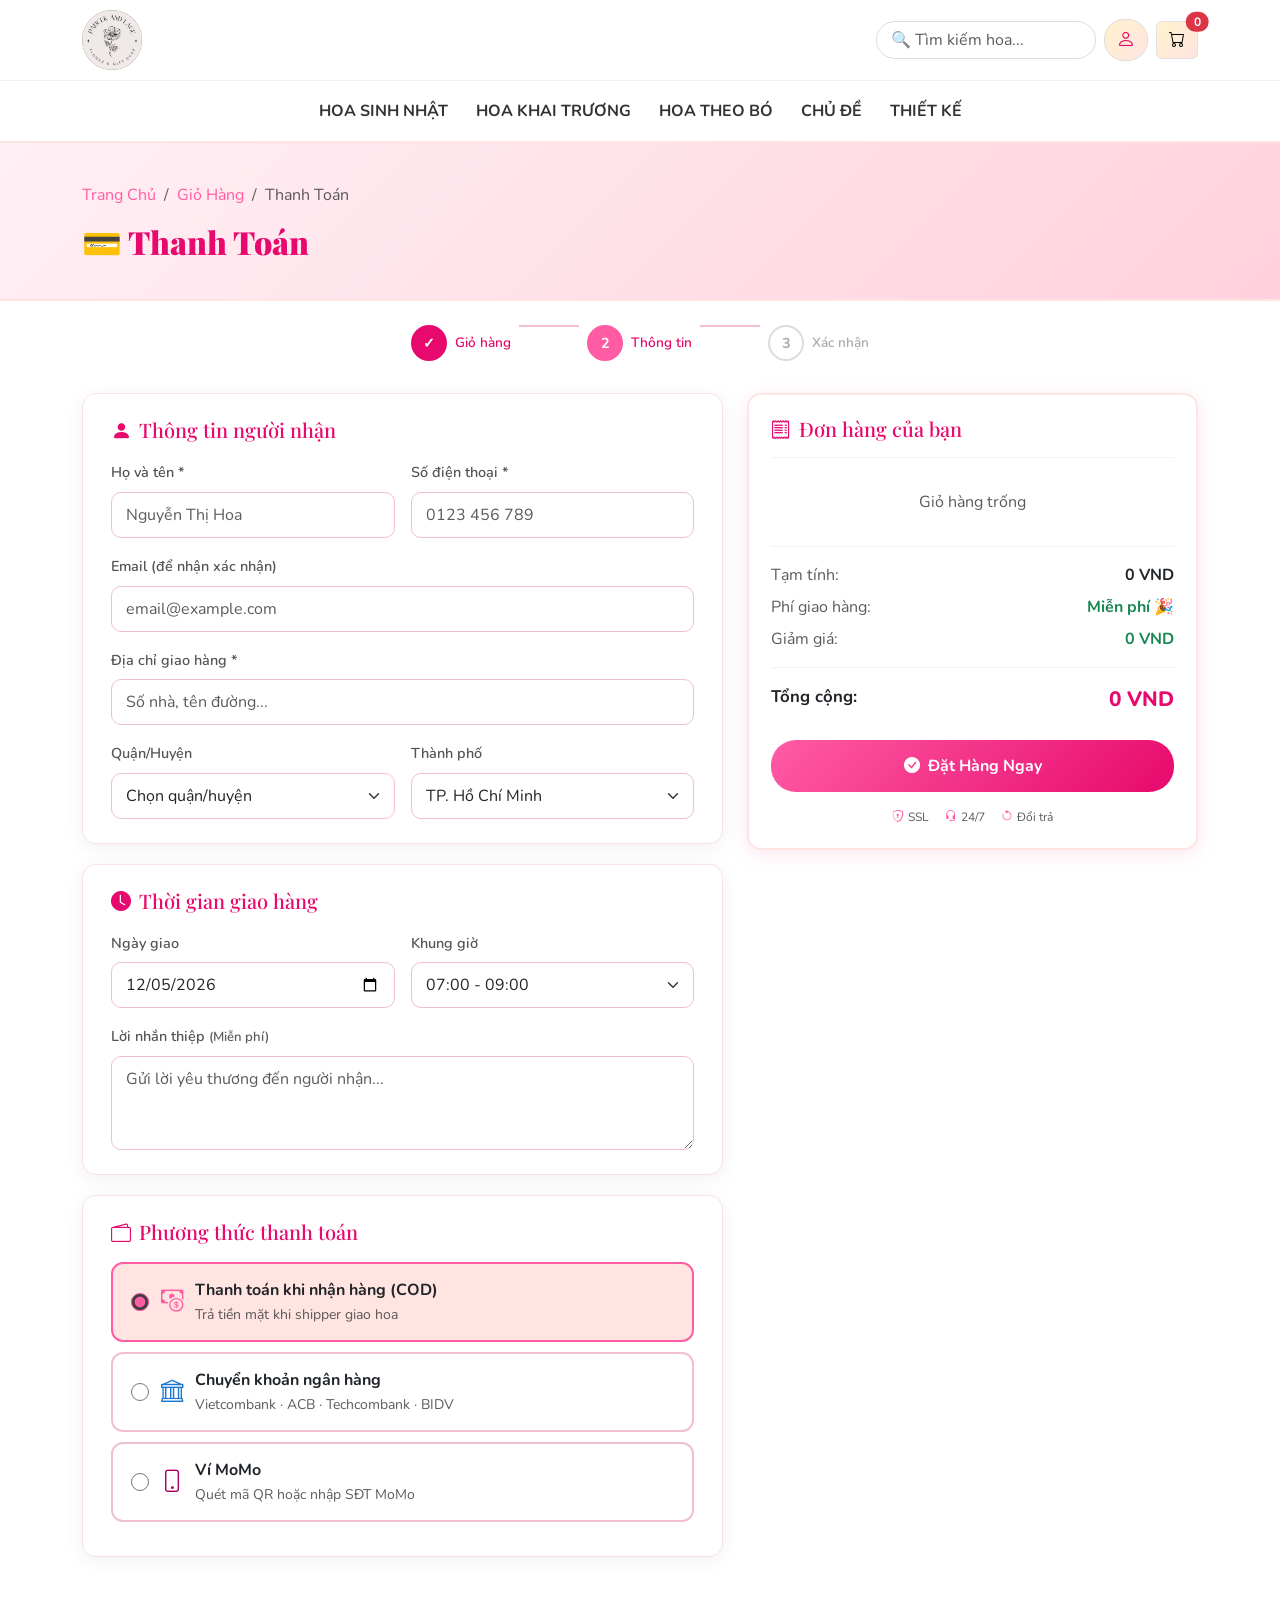
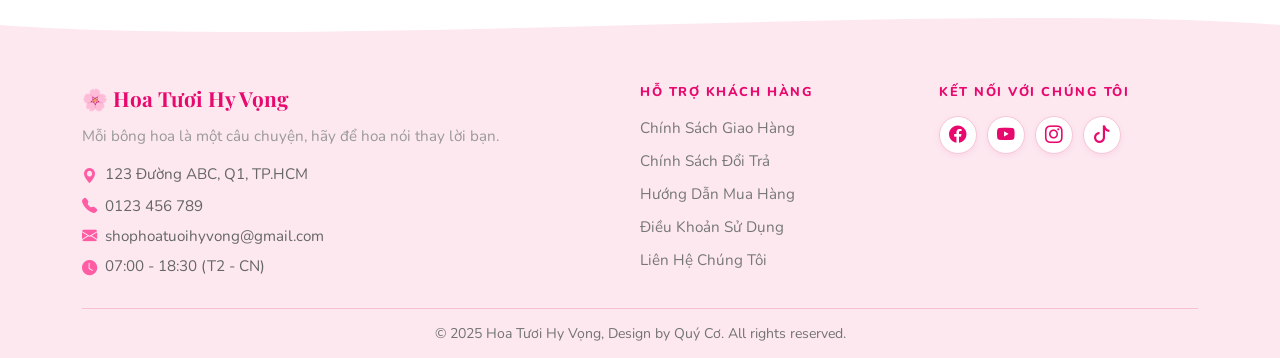
<file: thanhtoan.html>
<!DOCTYPE html>
<html lang="vi">

<head>
  <meta charset="UTF-8">
  <meta name="viewport" content="width=device-width, initial-scale=1.0">
  <title>Hoa Tươi Hy Vọng</title>
  <link href="https://cdn.jsdelivr.net/npm/bootstrap@5.3.0/dist/css/bootstrap.min.css" rel="stylesheet">
  <link rel="stylesheet" href="https://cdn.jsdelivr.net/npm/bootstrap-icons@1.11.3/font/bootstrap-icons.min.css">
  <link
    href="https://fonts.googleapis.com/css2?family=Playfair+Display:wght@400;700;900&family=Nunito:wght@400;600;700;800&display=swap"
    rel="stylesheet">
  <link rel="stylesheet" href="style.css">
  <link href="./img/logo1.png" rel="icon" type="image/x-icon" />
</head>

<body>

  <div id="site-header"></div>

  <div class="page-header-banner">
    <div class="container">
      <nav aria-label="breadcrumb">
        <ol class="breadcrumb">
          <li class="breadcrumb-item"><a href="index.html">Trang Chủ</a></li>
          <li class="breadcrumb-item"><a href="giohang.html">Giỏ Hàng</a></li>
          <li class="breadcrumb-item active">Thanh Toán</li>
        </ol>
      </nav>
      <h1>💳 Thanh Toán</h1>
    </div>
  </div>

  <div class="container py-4">
    <div class="checkout-steps">
      <div class="checkout-step">
        <div class="step-num done">✓</div><span class="step-label active">Giỏ hàng</span>
      </div>
      <div class="step-divider"></div>
      <div class="checkout-step">
        <div class="step-num active">2</div><span class="step-label active">Thông tin</span>
      </div>
      <div class="step-divider"></div>
      <div class="checkout-step">
        <div class="step-num">3</div><span class="step-label">Xác nhận</span>
      </div>
    </div>

    <div class="row g-4">
      <!-- Cột trái: form -->
      <div class="col-12 col-lg-7">

        <!-- Thông tin người nhận -->
        <div class="checkout-card">
          <h5><i class="bi bi-person-fill me-2"></i>Thông tin người nhận</h5>
          <div class="row g-3">
            <div class="col-md-6">
              <label class="form-label">Họ và tên *</label>
              <input type="text" class="form-control" id="recv-name" placeholder="Nguyễn Thị Hoa">
            </div>
            <div class="col-md-6">
              <label class="form-label">Số điện thoại *</label>
              <input type="tel" class="form-control" id="recv-phone" placeholder="0123 456 789">
            </div>
            <div class="col-12">
              <label class="form-label">Email (để nhận xác nhận)</label>
              <input type="email" class="form-control" id="recv-email" placeholder="email@example.com">
            </div>
            <div class="col-12">
              <label class="form-label">Địa chỉ giao hàng *</label>
              <input type="text" class="form-control" id="recv-address" placeholder="Số nhà, tên đường...">
            </div>
            <div class="col-md-6">
              <label class="form-label">Quận/Huyện</label>
              <select class="form-select" id="recv-district">
                <option value="">Chọn quận/huyện</option>
                <option>Quận 1</option>
                <option>Quận 2</option>
                <option>Quận 3</option>
                <option>Quận 4</option>
                <option>Quận 5</option>
                <option>Quận 6</option>
                <option>Quận 7</option>
                <option>Quận 10</option>
                <option>Quận 11</option>
                <option>Bình Thạnh</option>
                <option>Gò Vấp</option>
                <option>Tân Bình</option>
                <option>Tân Phú</option>
                <option>Phú Nhuận</option>
                <option>Thủ Đức</option>
              </select>
            </div>
            <div class="col-md-6">
              <label class="form-label">Thành phố</label>
              <select class="form-select">
                <option>TP. Hồ Chí Minh</option>
              </select>
            </div>
          </div>
        </div>

        <!-- Thời gian giao -->
        <div class="checkout-card">
          <h5><i class="bi bi-clock-fill me-2"></i>Thời gian giao hàng</h5>
          <div class="row g-3">
            <div class="col-md-6">
              <label class="form-label">Ngày giao</label>
              <input type="date" class="form-control" id="delivery-date">
            </div>
            <div class="col-md-6">
              <label class="form-label">Khung giờ</label>
              <select class="form-select" id="delivery-time">
                <option>07:00 - 09:00</option>
                <option>09:00 - 11:00</option>
                <option>11:00 - 13:00</option>
                <option>13:00 - 15:00</option>
                <option>15:00 - 17:00</option>
                <option>17:00 - 19:00</option>
              </select>
            </div>
            <div class="col-12">
              <label class="form-label">Lời nhắn thiệp <span class="text-muted" style="font-size:.82rem;">(Miễn
                  phí)</span></label>
              <textarea class="form-control" id="card-message" rows="3"
                placeholder="Gửi lời yêu thương đến người nhận..."></textarea>
            </div>
          </div>
        </div>

        <!-- Phương thức thanh toán -->
        <div class="checkout-card">
          <h5><i class="bi bi-wallet2 me-2"></i>Phương thức thanh toán</h5>

          <div class="payment-option selected" onclick="selectPayment(this,'cod')">
            <input type="radio" name="payment" checked>
            <i class="bi bi-cash-coin" style="font-size:1.4rem;color:var(--pink-main);"></i>
            <div>
              <div class="fw-bold">Thanh toán khi nhận hàng (COD)</div>
              <small class="text-muted">Trả tiền mặt khi shipper giao hoa</small>
            </div>
          </div>

          <div class="payment-option" onclick="selectPayment(this,'bank')">
            <input type="radio" name="payment">
            <i class="bi bi-bank" style="font-size:1.4rem;color:#1976d2;"></i>
            <div>
              <div class="fw-bold">Chuyển khoản ngân hàng</div>
              <small class="text-muted">Vietcombank · ACB · Techcombank · BIDV</small>
            </div>
          </div>

          <div class="payment-option" onclick="selectPayment(this,'momo')">
            <input type="radio" name="payment">
            <i class="bi bi-phone" style="font-size:1.4rem;color:#a50064;"></i>
            <div>
              <div class="fw-bold">Ví MoMo</div>
              <small class="text-muted">Quét mã QR hoặc nhập SĐT MoMo</small>
            </div>
          </div>

          <div id="bank-details" class="mt-3 d-none"
            style="background:#f8f9fa;border-radius:12px;padding:16px;border:1px dashed #aaa;">
            <h6 class="fw-bold">Thông tin chuyển khoản:</h6>
            <p class="mb-1"><strong>Ngân hàng:</strong> Vietcombank</p>
            <p class="mb-1"><strong>Số TK:</strong> 0123 4567 890</p>
            <p class="mb-1"><strong>Tên TK:</strong> SHOP HOA TUOI HY VONG</p>
            <p class="mb-0 text-danger" style="font-size:.85rem;">
              <strong>Nội dung:</strong> [Tên] - [SĐT] - Đặt hoa
            </p>
          </div>
        </div>
      </div>

      <!-- Cột phải: tóm tắt đơn -->
      <div class="col-12 col-lg-5">
        <div class="order-summary-box">
          <h5><i class="bi bi-receipt me-2"></i>Đơn hàng của bạn</h5>
          <hr style="border-color:#f0c0d0;">
          <div id="checkout-order-items"></div>
          <hr style="border-color:#f0c0d0;">
          <div class="d-flex justify-content-between mb-2">
            <span class="text-muted">Tạm tính:</span>
            <span id="checkout-subtotal" class="fw-bold">0 VND</span>
          </div>
          <div class="d-flex justify-content-between mb-2">
            <span class="text-muted">Phí giao hàng:</span>
            <span class="text-success fw-bold">Miễn phí 🎉</span>
          </div>
          <div class="d-flex justify-content-between mb-1">
            <span class="text-muted">Giảm giá:</span>
            <span id="checkout-discount" class="text-success fw-bold">0 VND</span>
          </div>
          <hr style="border-color:#f0c0d0;">
          <div class="d-flex justify-content-between mb-4">
            <span class="fw-bold" style="font-size:1.05rem;">Tổng cộng:</span>
            <span id="checkout-total" style="font-size:1.3rem;font-weight:800;color:var(--pink-dark);">0 VND</span>
          </div>
          <button class="btn-place-order" id="btn-place-order" onclick="placeOrder()">
            <i class="bi bi-check-circle-fill me-2"></i>Đặt Hàng Ngay
          </button>
          <div class="d-flex justify-content-center gap-3 mt-3">
            <span class="text-muted" style="font-size:.75rem;"><i class="bi bi-shield-lock me-1"
                style="color:var(--pink-main);"></i>SSL</span>
            <span class="text-muted" style="font-size:.75rem;"><i class="bi bi-headset me-1"
                style="color:var(--pink-main);"></i>24/7</span>
            <span class="text-muted" style="font-size:.75rem;"><i class="bi bi-arrow-counterclockwise me-1"
                style="color:var(--pink-main);"></i>Đổi trả</span>
          </div>
        </div>
      </div>
    </div>
  </div>

  <div id="site-footer"></div>

  <script src="https://cdn.jsdelivr.net/npm/bootstrap@5.3.0/dist/js/bootstrap.bundle.min.js"></script>
  <script src="js/config.js"></script>
  <script src="js/data.js"></script>
  <script src="js/ui.js"></script>
  <script src="js/cart.js"></script>
  <script src="js/order.js"></script>
  <script src="js/components.js"></script>
  <script>
    function handleSearch(val) {
      if (!val.trim()) return;
      window.location.href = "danhmuc.html?search=" + encodeURIComponent(val);
    }

    document.addEventListener("DOMContentLoaded", () => {
      cartUpdateBadge();
      renderCheckoutItems();

      const savedDiscount = parseFloat(sessionStorage.getItem("hoatuoi_discount") || "0");
      if (savedDiscount > 0) {
        _cartDiscount = savedDiscount;
        updateCartSummary();
      }
      // Xóa sau khi đọc để tránh dùng lại lần sau
      sessionStorage.removeItem("hoatuoi_discount");
    });
  </script>
</body>

</html>
</file>
<file: style.css>
/* Thay màu toàn bộ website */
:root {
  --pink-main: #FF5CA4;
  --pink-dark: #e7096d;
  --pink-light: #FFE4E1;
  --pink-bg: #FFD1DC;
  --yellow-bg: #FFF3CC;
}

/* Global */
* {
  box-sizing: border-box;
}

html, body {
  overflow-x: hidden;
  max-width: 100%;
}

body {
  font-family: 'Nunito', sans-serif;
}

/* SPA page system */
.page {
  display: none;
}

.page.active {
  display: block;
}

/* Top bar */
.top-bar {
  background: #fff;
  border-bottom: 1px solid #f0f0f0;
  font-size: .9rem;
  padding: 6px 0;
}

.top-bar a {
  color: #333;
  text-decoration: none;
}

.top-bar a:hover {
  color: var(--pink-main);
}

/* Logo header */
.logo {
  max-height: 60px;
}

.logo-header {
  background: #fff;
  border-bottom: 1px solid #f0f0f0;
  padding: 10px 0;
}

.logo-header .container {
  flex-wrap: nowrap;
  gap: 8px;
}

.logo-text {
  font-family: 'Playfair Display', serif;
  font-size: 1.6rem;
  font-weight: 900;
  color: var(--pink-main);
}

.search-bar {
  display: flex;
  align-items: center;
  gap: 8px;
  flex-shrink: 0;
}

.search-bar .form-control {
  width: 220px;
  border-radius: 20px;
  border: 1px solid #ddd;
  padding: 6px 14px;
}

/* Navbar*/
.navbar-custom {
  background: #fff;
  border-bottom: 2px solid var(--pink-light);
  width: 100%;
  overflow: hidden;
}

.navbar-custom .navbar-nav .nav-link {
  color: #333;
  font-weight: 700;
  padding: 10px 14px;
  transition: color .2s;
}

.navbar-custom .navbar-nav .nav-link:hover {
  color: var(--pink-main);
}

.navbar-toggler {
  border: none;
}

.navbar-toggler:focus {
  box-shadow: none;
}

/* Hero banner */
.hero-banner {
  background: linear-gradient(135deg, var(--yellow-bg), var(--pink-bg));
  padding: 48px 0;
}

.hero-text h2 {
  color: var(--pink-main);
  font-size: 2.2rem;
  font-weight: 900;
  line-height: 1.2;
  font-family: 'Playfair Display', serif;
}

.hero-images {
  display: grid;
  grid-template-columns: repeat(3, 1fr);
  gap: 10px;
}

.hero-images img {
  border-radius: 10px;
  width: 100%;
  height: 280px;
  object-fit: cover;
  object-position: center top;
  box-shadow: 0 4px 10px rgba(0, 0, 0, .12);
  transition: transform .3s;
  cursor: pointer;
}

.hero-images img:hover {
  transform: scale(1.04);
}

/* Announce*/
.online-order-banner {
  background: var(--pink-main);
  color: #fff;
  text-align: center;
  padding: 10px 16px;
  font-weight: 700;
  font-size: 0.9rem;
}

/* Section title box */
.section-title-box {
  display: inline-block;
  position: relative;
  border: 2px solid var(--pink-main);
  border-radius: 12px;
  padding: 28px 24px 20px;
  background: #fff;
  width: 100%;
}

.section-title-label {
  position: absolute;
  top: -16px;
  left: 50%;
  transform: translateX(-50%);
  background: #fff;
  padding: 0 14px;
  color: var(--pink-main);
  font-size: 1.2rem;
  font-weight: 800;
  white-space: nowrap;
  font-family: 'Playfair Display', serif;
}

/* Product card*/
.product-card {
  border: 1px solid #f0c0d0;
  border-radius: 12px;
  box-shadow: 0 2px 8px rgba(0, 0, 0, .06);
  transition: transform .3s, box-shadow .3s;
  overflow: hidden;
  cursor: pointer;
}

.product-card:hover {
  transform: translateY(-6px);
  box-shadow: 0 8px 24px rgba(231, 9, 109, .15);
}

.product-card .card-img-top {
  height: 300px;
  object-fit: cover;
  object-position: center top;
  width: 100%;
}

.product-card .card-title {
  font-size: 1rem;
  font-weight: 700;
  color: #333;
  margin-bottom: 4px;
}

.product-card .price {
  color: var(--pink-dark);
  font-weight: 700;
  font-size: 1rem;
  margin-bottom: 10px;
}

/* Buttons */
.btn-order {
  background: var(--pink-dark);
  color: #fff;
  border: none;
  border-radius: 20px;
  padding: 6px 20px;
  font-weight: 700;
  font-size: .9rem;
  transition: all .3s;
  cursor: pointer;
}

.btn-order:hover {
  background: var(--pink-main);
  transform: scale(1.06);
  box-shadow: 0 4px 12px rgba(231, 9, 109, .3);
  color: #fff;
}

.btn-add-cart {
  background: var(--pink-main);
  color: #fff;
  border: none;
  border-radius: 25px;
  padding: 12px 32px;
  font-weight: 700;
  font-size: 1rem;
  cursor: pointer;
  transition: all .2s;
}

.btn-add-cart:hover {
  background: var(--pink-dark);
  transform: scale(1.04);
}

.btn-buy-now {
  background: #fff;
  color: var(--pink-dark);
  border: 2px solid var(--pink-dark);
  border-radius: 25px;
  padding: 12px 32px;
  font-weight: 700;
  font-size: 1rem;
  cursor: pointer;
  transition: all .2s;
}

.btn-buy-now:hover {
  background: var(--pink-light);
}

/* Features*/
.feature-item {
  display: flex;
  flex-direction: column;
  align-items: center;
  text-align: center;
  padding: 10px 5px;
}

.feature-icon {
  background: var(--pink-main);
  color: #fff;
  width: 52px;
  height: 52px;
  border-radius: 50%;
  display: flex;
  align-items: center;
  justify-content: center;
  font-size: 1.3rem;
  margin-bottom: 10px;
  transition: transform .3s;
}

.feature-item:hover .feature-icon {
  transform: scale(1.15);
}

.feature-text {
  color: #333;
  font-weight: 700;
  font-size: .85rem;
  margin-bottom: 3px;
}

.feature-item small {
  font-size: .75rem;
  color: #888;
}

/* ── Site Footer ── */
.footer-wave {
  display: block;
  line-height: 0;
  margin-bottom: -2px;
  overflow: hidden;
}
.footer-wave svg {
  width: 100%;
  height: 48px;
  display: block;
}

.site-footer {
  background: #fde8f0;
  /* background: var(--pink-light); */
  padding: 36px 0 0;
}

/* 3-column grid */
.footer-cols {
  display: grid;
  grid-template-columns: 2fr 1fr 1fr;
  gap: 40px;
  padding-bottom: 28px;
}

/* Cột 1: Brand */
.footer-brand-name {
  font-family: 'Playfair Display', serif;
  font-weight: 700;
  font-size: 1.3rem;
  color: var(--pink-dark);
  margin-bottom: 10px;
}

.footer-brand-desc {
  color: #999;
  font-size: .95rem;
  line-height: 1.65;
  margin-bottom: 14px;
}

.footer-info-list {
  list-style: none;
  padding: 0;
  margin: 0;
  display: flex;
  flex-direction: column;
  gap: 7px;
}

.footer-info-list li {
  color: #666;
  font-size: .95rem;
  display: flex;
  align-items: flex-start;
  gap: 8px;
}

.footer-info-list li i {
  color: var(--pink-main);
  font-size: .95rem;
  flex-shrink: 0;
  margin-top: 2px;
}

.footer-info-list a {
  color: #666;
  text-decoration: none;
  transition: color .2s;
}

.footer-info-list a:hover {
  color: var(--pink-dark);
}

/* Cột tiêu đề chung */
.footer-col-title {
  font-size: .8rem;
  font-weight: 800;
  letter-spacing: .12em;
  text-transform: uppercase;
  color: var(--pink-dark);
  margin-bottom: 14px;
}

/* Cột 2: Links */
.footer-col-links ul {
  list-style: none;
  padding: 0;
  margin: 0;
  display: flex;
  flex-direction: column;
  gap: 9px;
}

.footer-col-links a {
  color: #777;
  text-decoration: none;
  font-size: .95rem;
  transition: color .2s, padding-left .15s;
  display: inline-block;
}

.footer-col-links a:hover {
  color: var(--pink-dark);
  padding-left: 4px;
}

/* Cột 3: Social */
.footer-social-icons {
  display: flex;
  gap: 10px;
  flex-wrap: wrap;
}

.footer-social-icons a {
  width: 38px;
  height: 38px;
  border-radius: 50%;
  background: #fff;
  border: 1.5px solid #f5c8d8;
  color: var(--pink-dark);
  display: flex;
  align-items: center;
  justify-content: center;
  font-size: 1.1rem;
  text-decoration: none;
  transition: background .2s, color .2s, transform .2s, border-color .2s;
  box-shadow: 0 2px 6px rgba(231,9,109,.08);
}

.footer-social-icons a:hover {
  background: var(--pink-main);
  color: #fff;
  border-color: var(--pink-main);
  transform: scale(1.12) translateY(-2px);
}

/* Bottom bar */
.footer-bottom-bar {
  border-top: 1px solid #f5c0d4;
  padding: 14px 0;
  text-align: center;
  color: #737373;
  font-size: .88rem;
}

/* ── Responsive Footer ── */
@media (max-width: 768px) {
  .footer-wave svg { height: 32px; }

  .footer-cols {
    grid-template-columns: 1fr 1fr;
    gap: 24px;
  }

  .footer-col-brand {
    grid-column: 1 / -1;
  }
}

@media (max-width: 480px) {
  .footer-cols {
    grid-template-columns: 1fr;
    gap: 20px;
    padding-bottom: 20px;
  }

  .footer-col-brand {
    grid-column: unset;
  }

  .footer-social-icons a {
    width: 38px;
    height: 38px;
  }
}



/* Page header banner (dùng chung) */
.page-header-banner {
  background: linear-gradient(135deg, #fff0f5, var(--pink-bg));
  padding: 40px 0 30px;
  border-bottom: 2px solid var(--pink-light);
}

.page-header-banner h1 {
  font-family: 'Playfair Display', serif;
  color: var(--pink-dark);
  font-size: 2rem;
  font-weight: 900;
}

.breadcrumb-item a {
  color: var(--pink-main);
  text-decoration: none;
}

/* Products page */
.filter-bar {
  background: #fff;
  border-radius: 12px;
  padding: 16px 20px;
  box-shadow: 0 2px 8px rgba(0, 0, 0, .06);
  margin-bottom: 24px;
}

.sort-btn {
  border: 2px solid var(--pink-light);
  border-radius: 20px;
  padding: 5px 14px;
  font-weight: 600;
  font-size: .85rem;
  color: #666;
  cursor: pointer;
  background: #fff;
  transition: all .2s;
}

.sort-btn.active,
.sort-btn:hover {
  border-color: var(--pink-main);
  color: var(--pink-main);
  background: var(--pink-light);
}

.pagination .page-link {
  color: var(--pink-main);
  border-color: #f0c0d0;
}

.pagination .page-item.active .page-link {
  background: var(--pink-main);
  border-color: var(--pink-main);
  color: #fff;
}

/* Detail page */
.detail-img-wrap {
  border-radius: 16px;
  overflow: hidden;
  box-shadow: 0 8px 32px rgba(231, 9, 109, .12);
}

.detail-img-wrap img {
  width: 100%;
  height: 420px;
  object-fit: cover;
}

.thumbnail-row img {
  width: 70px;
  height: 70px;
  object-fit: cover;
  border-radius: 8px;
  cursor: pointer;
  border: 2px solid transparent;
  transition: border .2s;
}

.thumbnail-row img.active-thumb,
.thumbnail-row img:hover {
  border-color: var(--pink-main);
}

.detail-title {
  font-family: 'Playfair Display', serif;
  font-size: 1.8rem;
  font-weight: 900;
  color: #333;
}

.detail-price {
  font-size: 1.6rem;
  font-weight: 800;
  color: var(--pink-dark);
}

.detail-price-old {
  font-size: 1rem;
  color: #aaa;
  text-decoration: line-through;
  margin-left: 10px;
}

.qty-control {
  display: flex;
  align-items: center;
  border: 1.5px solid #f0c0d0;
  border-radius: 25px;
  overflow: hidden;
  width: fit-content;
}

.qty-control button {
  background: #fff;
  border: none;
  width: 38px;
  height: 38px;
  font-size: 1.1rem;
  color: var(--pink-dark);
  font-weight: 700;
  cursor: pointer;
  transition: background .2s;
}

.qty-control button:hover {
  background: var(--pink-light);
}

.qty-control input {
  border: none;
  width: 48px;
  text-align: center;
  font-weight: 700;
  font-size: 1rem;
  outline: none;
}

.detail-info-tab .nav-link {
  color: #666;
  font-weight: 600;
  border: none;
  border-bottom: 2px solid transparent;
  border-radius: 0;
}

.detail-info-tab .nav-link.active {
  color: var(--pink-main);
  border-bottom-color: var(--pink-main);
  background: transparent;
}

.badge-tag {
  background: var(--pink-light);
  color: var(--pink-dark);
  border-radius: 20px;
  padding: 4px 12px;
  font-size: .82rem;
  font-weight: 600;
  display: inline-block;
  margin: 2px;
}

/* Cart page */
.cart-table {
  border-radius: 12px;
  overflow: hidden;
  box-shadow: 0 2px 12px rgba(0, 0, 0, .06);
}

.cart-table thead {
  background: linear-gradient(135deg, var(--pink-light), #fff0f8);
}

.cart-table th {
  font-weight: 700;
  color: var(--pink-dark);
  border: none;
  padding: 14px 16px;
}

.cart-table td {
  vertical-align: middle;
  border-color: #f9e0ea;
  padding: 12px 16px;
}

.cart-item-img {
  width: 80px;
  height: 80px;
  object-fit: cover;
  border-radius: 10px;
}

.cart-qty-control {
  display: flex;
  align-items: center;
  border: 1.5px solid #f0c0d0;
  border-radius: 20px;
  overflow: hidden;
  width: fit-content;
}

.cart-qty-control button {
  background: #fff;
  border: none;
  width: 30px;
  height: 30px;
  font-weight: 700;
  cursor: pointer;
  color: var(--pink-dark);
}

.cart-qty-control button:hover {
  background: var(--pink-light);
}

.cart-qty-control input {
  border: none;
  width: 36px;
  text-align: center;
  font-weight: 700;
  font-size: .9rem;
  outline: none;
}

.cart-summary {
  background: #fff;
  border-radius: 14px;
  box-shadow: 0 4px 20px rgba(231, 9, 109, .1);
  border: 2px solid var(--pink-light);
  padding: 24px;
  position: sticky;
  top: 20px;
}

.cart-summary h5 {
  font-family: 'Playfair Display', serif;
  color: var(--pink-dark);
}

.coupon-input {
  border-radius: 20px 0 0 20px;
  border: 1.5px solid #f0c0d0;
  padding: 8px 16px;
  outline: none;
  flex: 1;
  font-family: 'Nunito', sans-serif;
}

.coupon-btn {
  background: var(--pink-main);
  color: #fff;
  border: none;
  border-radius: 0 20px 20px 0;
  padding: 8px 16px;
  font-weight: 700;
  cursor: pointer;
}

.btn-checkout-main {
  background: linear-gradient(135deg, var(--pink-main), var(--pink-dark));
  color: #fff;
  border: none;
  border-radius: 25px;
  padding: 14px;
  font-size: 1rem;
  font-weight: 700;
  width: 100%;
  cursor: pointer;
  transition: all .2s;
}

.btn-checkout-main:hover {
  opacity: .9;
  transform: scale(1.02);
}

.empty-cart {
  text-align: center;
  padding: 60px 20px;
}

.empty-cart i {
  font-size: 5rem;
  color: #f0c0d0;
}

/* Checkout page */
.checkout-steps {
  display: flex;
  justify-content: center;
  margin-bottom: 32px;
}

.checkout-step {
  display: flex;
  align-items: center;
  gap: 8px;
}

.step-num {
  width: 36px;
  height: 36px;
  border-radius: 50%;
  display: flex;
  align-items: center;
  justify-content: center;
  font-weight: 700;
  font-size: .9rem;
  border: 2px solid #ddd;
  color: #aaa;
  background: #fff;
}

.step-num.active {
  background: var(--pink-main);
  border-color: var(--pink-main);
  color: #fff;
}

.step-num.done {
  background: var(--pink-dark);
  border-color: var(--pink-dark);
  color: #fff;
}

.step-label {
  font-size: .85rem;
  font-weight: 600;
  color: #aaa;
}

.step-label.active {
  color: var(--pink-dark);
}

.step-divider {
  width: 60px;
  height: 2px;
  background: #f0c0d0;
  margin: 0 8px;
}

.checkout-card {
  background: #fff;
  border-radius: 14px;
  box-shadow: 0 4px 20px rgba(0, 0, 0, .06);
  border: 1px solid #f9e0ea;
  padding: 24px 28px;
  margin-bottom: 20px;
}

.checkout-card h5 {
  font-family: 'Playfair Display', serif;
  color: var(--pink-dark);
  margin-bottom: 18px;
}

.form-control,
.form-select {
  border-radius: 10px;
  border: 1.5px solid #f0c0d0;
  font-family: 'Nunito', sans-serif;
  padding: 10px 14px;
  transition: border .2s;
}

.form-control:focus,
.form-select:focus {
  border-color: var(--pink-main);
  box-shadow: 0 0 0 .2rem rgba(255, 92, 164, .15);
}

.form-label {
  font-weight: 600;
  font-size: .9rem;
  color: #555;
}

.payment-option {
  border: 2px solid #f0c0d0;
  border-radius: 12px;
  padding: 14px 18px;
  cursor: pointer;
  transition: all .2s;
  display: flex;
  align-items: center;
  gap: 12px;
  margin-bottom: 10px;
  width: 100%;
  text-align: left;
  background: #fff;
  font-family: 'Nunito', sans-serif;
  color: inherit;
  user-select: none;
}

.payment-option:hover,
.payment-option.selected {
  border-color: var(--pink-main);
  background: var(--pink-light);
}

.payment-option input[type=radio] {
  accent-color: var(--pink-main);
  width: 18px;
  height: 18px;
}

.order-summary-box {
  background: #fff;
  border-radius: 14px;
  box-shadow: 0 4px 20px rgba(231, 9, 109, .1);
  border: 2px solid var(--pink-light);
  padding: 22px;
  position: sticky;
  top: 20px;
}

.order-summary-box h5 {
  font-family: 'Playfair Display', serif;
  color: var(--pink-dark);
}

.order-item {
  display: flex;
  gap: 12px;
  align-items: center;
  padding: 10px 0;
  border-bottom: 1px solid #f9e0ea;
}

.order-item img {
  width: 56px;
  height: 56px;
  object-fit: cover;
  border-radius: 8px;
}

.btn-place-order {
  background: linear-gradient(135deg, var(--pink-main), var(--pink-dark));
  color: #fff;
  border: none;
  border-radius: 25px;
  padding: 14px;
  font-size: 1rem;
  font-weight: 700;
  width: 100%;
  cursor: pointer;
  transition: all .2s;
}

.btn-place-order:hover {
  opacity: .9;
  transform: scale(1.02);
}

.btn-place-order:disabled {
  opacity: .6;
  cursor: not-allowed;
  transform: none;
}

/* Success page*/
.success-page {
  text-align: center;
  padding: 60px 20px;
}

.success-icon {
  width: 90px;
  height: 90px;
  background: linear-gradient(135deg, var(--pink-main), var(--pink-dark));
  border-radius: 50%;
  display: flex;
  align-items: center;
  justify-content: center;
  margin: 0 auto 20px;
  font-size: 2.5rem;
  color: #fff;
  animation: popIn .5s ease;
}

@keyframes popIn {
  0% {
    transform: scale(0)
  }

  70% {
    transform: scale(1.1)
  }

  100% {
    transform: scale(1)
  }
}

.order-code {
  background: var(--pink-light);
  border-radius: 12px;
  padding: 16px 32px;
  display: inline-block;
  font-size: 1.6rem;
  font-weight: 800;
  color: var(--pink-dark);
  letter-spacing: .2em;
  font-family: 'Courier New', Courier, monospace;
  font-variant-numeric: tabular-nums;
  margin: 12px 0;
  border: 2px dashed var(--pink-main);
}

/* Account page*/
.auth-card {
  max-width: 460px;
  margin: 0 auto;
  background: #fff;
  border-radius: 20px;
  box-shadow: 0 8px 40px rgba(231, 9, 109, .12);
  border: 2px solid var(--pink-light);
  padding: 36px;
}

.auth-card h2 {
  font-family: 'Playfair Display', serif;
  color: var(--pink-dark);
  font-size: 1.8rem;
  text-align: center;
  margin-bottom: 6px;
}

.auth-tabs .nav-link {
  font-weight: 700;
  color: #aaa;
  border: none;
  border-bottom: 3px solid transparent;
  border-radius: 0;
  padding: 10px 24px;
}

.auth-tabs .nav-link.active {
  color: var(--pink-main);
  border-bottom-color: var(--pink-main);
  background: transparent;
}

.auth-divider {
  text-align: center;
  position: relative;
  margin: 18px 0;
}

.auth-divider::before {
  content: '';
  position: absolute;
  top: 50%;
  left: 0;
  right: 0;
  height: 1px;
  background: #f0c0d0;
}

.auth-divider span {
  background: #fff;
  position: relative;
  padding: 0 12px;
  color: #aaa;
  font-size: .85rem;
}

.btn-social {
  border: 1.5px solid #e0e0e0;
  border-radius: 25px;
  padding: 10px;
  font-weight: 600;
  font-size: .9rem;
  display: flex;
  align-items: center;
  justify-content: center;
  gap: 8px;
  cursor: pointer;
  background: #fff;
  color: #333;
  width: 100%;
  transition: all .2s;
}

.btn-social:hover {
  border-color: var(--pink-main);
  background: var(--pink-light);
  color: var(--pink-dark);
}

.account-sidebar {
  background: #fff;
  border-radius: 14px;
  box-shadow: 0 4px 20px rgba(0, 0, 0, .06);
  border: 1px solid #f9e0ea;
  overflow: hidden;
}

.account-menu-item {
  display: flex;
  align-items: center;
  gap: 12px;
  padding: 14px 20px;
  cursor: pointer;
  transition: all .2s;
  border-bottom: 1px solid #f9e0ea;
  font-weight: 600;
  color: #555;
}

.account-menu-item:hover,
.account-menu-item.active {
  background: var(--pink-light);
  color: var(--pink-dark);
}

.account-menu-item i {
  color: var(--pink-main);
  font-size: 1.1rem;
}

.account-content {
  background: #fff;
  border-radius: 14px;
  box-shadow: 0 4px 20px rgba(0, 0, 0, .06);
  border: 1px solid #f9e0ea;
  padding: 24px;
}

.account-content h5 {
  font-family: 'Playfair Display', serif;
  color: var(--pink-dark);
  margin-bottom: 20px;
}

.order-history-item {
  border: 1.5px solid #f0c0d0;
  border-radius: 12px;
  padding: 16px;
  margin-bottom: 14px;
  transition: box-shadow .2s;
}

.order-history-item:hover {
  box-shadow: 0 4px 16px rgba(231, 9, 109, .1);
}

.badge-status {
  border-radius: 20px;
  padding: 4px 12px;
  font-size: .8rem;
  font-weight: 700;
}

.badge-pending {
  background: #FFF3CC;
  color: #e6a817;
}

.badge-delivered {
  background: #d4edda;
  color: #2e7d32;
}

.badge-processing {
  background: #cce5ff;
  color: #1565c0;
}

/* Toast */
.toast-container {
  position: fixed;
  bottom: 24px;
  right: 24px;
  z-index: 9999;
}

.toast-custom {
  background: #fff;
  border-radius: 14px;
  box-shadow: 0 8px 32px rgba(0, 0, 0, .15);
  border-left: 4px solid var(--pink-main);
  padding: 14px 18px;
  min-width: 260px;
  animation: slideIn .3s ease;
  display: flex;
  align-items: center;
  gap: 12px;
  margin-top: 8px;
}

@keyframes slideIn {
  from {
    transform: translateX(100px);
    opacity: 0
  }

  to {
    transform: translateX(0);
    opacity: 1
  }
}

.toast-icon {
  width: 36px;
  height: 36px;
  background: var(--pink-light);
  border-radius: 50%;
  display: flex;
  align-items: center;
  justify-content: center;
  font-size: 1.1rem;
  flex-shrink: 0;
}

/* Floating cart */
.floating-cart {
  position: fixed;
  bottom: 24px;
  left: 24px;
  z-index: 999;
  background: linear-gradient(135deg, var(--pink-main), var(--pink-dark));
  color: #fff;
  border-radius: 50px;
  padding: 12px 20px;
  box-shadow: 0 6px 24px rgba(231, 9, 109, .4);
  cursor: pointer;
  font-weight: 700;
  display: flex;
  align-items: center;
  gap: 8px;
  border: none;
  transition: all .3s;
  font-family: 'Nunito', sans-serif;
}

.floating-cart:hover {
  transform: scale(1.08);
}

/* Responsive*/
/* ── 768px — tablet & mobile ── */
@media (max-width: 768px) {

  /* Header */
  .logo {
    max-height: 44px;
  }

  .logo-header .container {
    gap: 6px;
  }

  .search-bar {
    gap: 5px;
  }

  .search-bar .form-control {
    width: 110px;
    font-size: .8rem;
    padding: 5px 10px;
  }

  .user-icon-name {
    display: none;
  }

  .user-icon-btn {
    padding: 6px 8px;
  }

  /* Hero */
  .hero-banner {
    padding: 28px 0;
  }

  .hero-text {
    text-align: center;
    margin-bottom: 16px;
  }

  .hero-text h2 {
    font-size: 1.4rem;
  }

  .hero-images {
    grid-template-columns: repeat(3, 1fr);
    gap: 6px;
  }

  .hero-images img {
    height: 120px;
    width: 100%;
    border-radius: 8px;
  }

  /* Section title */
  .section-title-label {
    font-size: .95rem;
    white-space: normal;
    text-align: center;
    padding: 0 10px;
  }

  /* Product card */
  .product-card .card-img-top {
    height: 160px;
  }

  .product-card .card-title {
    font-size: .85rem;
  }

  .product-card .price {
    font-size: .9rem;
  }

  .btn-order {
    padding: 5px 12px;
    font-size: .82rem;
  }

  /* Page header */
  .page-header-banner {
    padding: 24px 0 18px;
  }

  .page-header-banner h1 {
    font-size: 1.4rem;
  }

  /* Filter bar */
  .filter-bar {
    padding: 12px 14px;
    gap: 6px;
  }

  .sort-btn {
    padding: 4px 10px;
    font-size: .78rem;
  }

  /* Cart table — scroll on mobile */
  .cart-table {
    overflow-x: auto;
    -webkit-overflow-scrolling: touch;
    /* Chặn overflow lan ra ngoài page */
    max-width: calc(100vw - 32px);
  }

  .cart-table table {
    min-width: 460px;
  }

  .cart-table th,
  .cart-table td {
    padding: 10px 10px;
  }

  .cart-item-img {
    width: 56px;
    height: 56px;
  }

  .cart-summary {
    position: static;
  }

  /* Checkout steps */
  .checkout-steps {
    gap: 0;
    margin-bottom: 20px;
  }

  .step-divider {
    width: 20px;
    margin: 0 4px;
  }

  .step-label {
    font-size: .72rem;
  }

  .checkout-card {
    padding: 16px 14px;
  }

  /* Order summary sticky → static on mobile */
  .order-summary-box {
    position: static;
  }

  /* Detail page */
  .detail-img-wrap img {
    height: 280px;
  }

  .detail-title {
    font-size: 1.35rem;
  }

  .detail-price {
    font-size: 1.3rem;
  }

  .btn-add-cart,
  .btn-buy-now {
    padding: 10px 20px;
    font-size: .9rem;
    width: 100%;
    text-align: center;
  }

  /* Toast */
  .toast-container {
    bottom: 12px;
    right: 12px;
    left: 12px;
  }

  .toast-custom {
    min-width: unset;
    width: 100%;
  }

  /* Auth card */
  .auth-card {
    padding: 24px 18px;
    border-radius: 14px;
  }

  /* Auth card in taikhoan.html — ensure padding on small screens */
  .container > .auth-card {
    margin: 0 4px;
  }

  /* Account sidebar → horizontal scroll menu on mobile */
  .account-sidebar {
    display: flex;
    overflow-x: auto;
    -webkit-overflow-scrolling: touch;
    border-radius: 10px;
    white-space: nowrap;
  }

  .account-menu-item {
    flex-shrink: 0;
    border-bottom: none;
    border-right: 1px solid #f9e0ea;
    padding: 12px 16px;
    font-size: .82rem;
    justify-content: center;
    flex-direction: column;
    text-align: center;
    gap: 4px;
  }

  .account-menu-item i {
    font-size: 1.3rem;
  }

  .account-content {
    padding: 16px 14px;
  }

  /* Success page */
  .success-page {
    padding: 36px 12px;
  }

  .order-code {
    font-size: 1.2rem;
    padding: 12px 18px;
    letter-spacing: .1em;
    word-break: break-all;
  }

}

/* ── 480px — small phones ── */
@media (max-width: 480px) {

  .hero-images {
    grid-template-columns: repeat(2, 1fr);
  }

  .hero-images img {
    height: 130px;
  }

  .search-bar .form-control {
    width: 90px;
    font-size: .78rem;
  }

  .product-card .card-img-top {
    height: 140px;
  }

  /* Cart table scroll hint */
  .cart-table::after {
    content: '';
    display: block;
  }

  /* Checkout steps — hide label text, show only icons/numbers */
  .step-label {
    display: none;
  }

  .checkout-steps {
    align-items: center;
  }

  /* Detail action buttons full width */
  .btn-add-cart,
  .btn-buy-now {
    width: 100%;
    justify-content: center;
  }

  /* Page header smaller */
  .page-header-banner h1 {
    font-size: 1.2rem;
  }

  /* Auth card on very small screen */
  .auth-card {
    padding: 20px 14px;
  }

  /* Sort buttons wrap nicer */
  .filter-bar {
    overflow-x: auto;
    flex-wrap: nowrap;
    padding: 10px 12px;
    -webkit-overflow-scrolling: touch;
  }

  .sort-btn {
    flex-shrink: 0;
  }
}

/* ── User icon & dropdown ── */
.user-icon-btn {
  background: linear-gradient(135deg, #FFF3CC, #FFE4E1);
  border: 1px solid #ddd;
  border-radius: 20px;
  padding: 6px 12px;
  display: flex;
  align-items: center;
  gap: 5px;
  cursor: pointer;
  font-family: 'Nunito', sans-serif;
  font-size: .9rem;
  font-weight: 700;
  color: var(--pink-dark);
  transition: all .2s;
}

.user-icon-btn:hover {
  border-color: var(--pink-main);
  background: var(--pink-light);
}

.user-icon-btn i {
  font-size: 1.15rem;
}

.user-icon-name {
  max-width: 80px;
  overflow: hidden;
  text-overflow: ellipsis;
  white-space: nowrap;
}

.user-dropdown-wrap {
  position: relative;
}

.user-dropdown {
  display: none;
  position: absolute;
  top: calc(100% + 10px);
  right: 0;
  background: #fff;
  border-radius: 14px;
  box-shadow: 0 8px 32px rgba(231, 9, 109, .15);
  border: 1.5px solid var(--pink-light);
  min-width: 220px;
  z-index: 1050;
  overflow: hidden;
  animation: dropFade .2s ease;
}

.user-dropdown.show {
  display: block;
}

@keyframes dropFade {
  from {
    opacity: 0;
    transform: translateY(-8px);
  }

  to {
    opacity: 1;
    transform: translateY(0);
  }
}

.user-dropdown-header {
  background: linear-gradient(135deg, #fff0f8, #fff8fc);
  padding: 16px;
  display: flex;
  align-items: center;
  gap: 10px;
  border-bottom: 1px solid var(--pink-light);
}

.user-dropdown-item {
  display: flex;
  align-items: center;
  gap: 10px;
  padding: 11px 16px;
  color: #444;
  text-decoration: none;
  font-weight: 600;
  font-size: .88rem;
  transition: background .15s;
}

.user-dropdown-item:hover {
  background: var(--pink-light);
  color: var(--pink-dark);
}

.user-dropdown-item i {
  font-size: 1rem;
  color: var(--pink-main);
  width: 18px;
}

.user-dropdown-item.text-danger i {
  color: #dc3545;
}

.user-dropdown-divider {
  height: 1px;
  background: var(--pink-light);
  margin: 4px 0;
}
</file>
